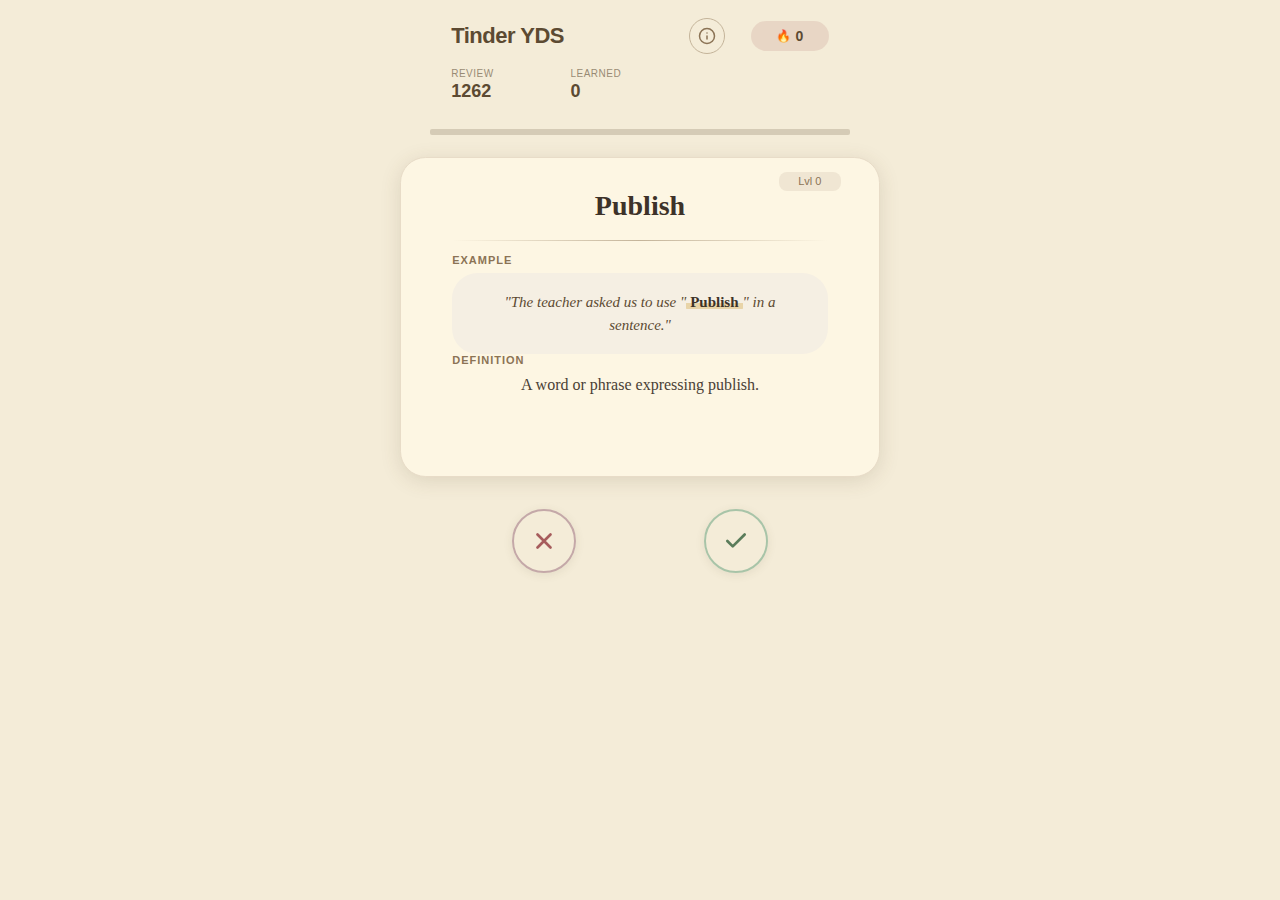
<file: index.html>
<!DOCTYPE html>
<html lang="en">
<head>
    <meta charset="UTF-8">
    <meta name="viewport" content="width=device-width, initial-scale=1.0, viewport-fit=cover, user-scalable=no, maximum-scale=1.0">
<meta name="apple-mobile-web-app-capable" content="yes">
<meta name="apple-mobile-web-app-status-bar-style" content="black-translucent">
<meta name="apple-mobile-web-app-title" content="Tinder YDS">
<meta name="theme-color" content="#f4ecd8">
<link rel="apple-touch-icon" href="data:image/svg+xml,<svg xmlns='http://www.w3.org/2000/svg' viewBox='0 0 100 100'><text y='.9em' font-size='90'>🔥</text></svg>">
    <title>Tinder YDS - Kelime Kartları</title>
    <style>
        * {
            margin: 0;
            padding: 0;
            box-sizing: border-box;
            -webkit-tap-highlight-color: transparent;
        }

        body {
            font-family: -apple-system, BlinkMacSystemFont, 'Segoe UI', Roboto, Oxygen, Ubuntu, sans-serif;
            background: #f4ecd8;
            min-height: 100vh;
            min-height: -webkit-fill-available;
            display: flex;
            flex-direction: column;
            align-items: center;
            overflow-x: hidden;
            padding-top: env(safe-area-inset-top);
            padding-bottom: env(safe-area-inset-bottom);
        }

        .header {
            color: #5c4a32;
            padding: 2vh 4vw;
            width: 92%;
            max-width: 420px;
        }

        .header-top {
            display: flex;
            justify-content: space-between;
            align-items: center;
            margin-bottom: 1.5vh;
        }

        .header h1 {
            font-size: clamp(16px, 5vw, 22px);
            font-weight: 700;
            letter-spacing: -0.5px;
            margin: 0;
        }

        .header-actions {
            display: flex;
            align-items: center;
            gap: 2vw;
        }

        .info-btn {
            background: transparent;
            border: 1.5px solid #c4b49a;
            color: #8b7355;
            width: clamp(28px, 8vw, 36px);
            height: clamp(28px, 8vw, 36px);
            border-radius: 50%;
            display: flex;
            align-items: center;
            justify-content: center;
            cursor: pointer;
            transition: all 0.2s;
            padding: 0;
        }

        .info-btn:active {
            background: #f0e6d3;
            border-color: #8b7355;
        }

        .info-btn svg {
            width: clamp(14px, 4vw, 18px);
            height: clamp(14px, 4vw, 18px);
        }

        .streak-badge {
            display: flex;
            align-items: center;
            gap: 4px;
            background: rgba(166, 92, 92, 0.15);
            padding: 0.8vh 2vw;
            border-radius: 20px;
            font-size: clamp(12px, 3.5vw, 14px);
        }

        .streak-badge span {
            font-size: clamp(10px, 3vw, 12px);
        }

        .stats {
            display: flex;
            justify-content: flex-start;
            gap: 6vw;
            font-size: clamp(11px, 3vw, 13px);
        }

        .stat-item {
            display: flex;
            flex-direction: column;
            align-items: flex-start;
            gap: 0.3vh;
        }

        .stat-label {
            font-size: clamp(8px, 2.5vw, 10px);
            text-transform: uppercase;
            letter-spacing: 0.5px;
            opacity: 0.6;
            font-weight: 500;
        }

        .stat-item strong {
            font-size: clamp(14px, 4vw, 18px);
            font-weight: 700;
        }

        .card-container {
            position: relative;
            width: 92%;
            max-width: 420px;
            height: calc(65vh - 100px);
            min-height: 320px;
            max-height: 480px;
            margin: 1.5vh auto;
            perspective: 1000px;
            flex: 1;
        }

        .card {
            position: absolute;
            width: 100%;
            height: 100%;
            background: #fdf6e3;
            border-radius: 2vw;
            max-radius: 16px;
            box-shadow: 0 4px 20px rgba(92, 74, 50, 0.15);
            display: flex;
            flex-direction: column;
            padding: 3vh 4vw;
            transition: transform 0.25s ease, opacity 0.25s ease;
            cursor: grab;
            user-select: none;
            touch-action: none;
            overflow: hidden;
            border: 1px solid #e8dcc8;
        }

        .card:active {
            cursor: grabbing;
        }

        .card.swiping-left {
            transform: translateX(-150%) rotate(-30deg);
            opacity: 0;
        }

        .card.swiping-right {
            transform: translateX(150%) rotate(30deg);
            opacity: 0;
        }

        .card-badge {
            position: absolute;
            top: 50%;
            left: 50%;
            transform: translate(-50%, -50%) scale(0.8);
            padding: 2vh 5vw;
            border: 3px solid;
            border-radius: 2vw;
            max-radius: 12px;
            font-size: clamp(20px, 6vw, 32px);
            font-weight: bold;
            text-transform: uppercase;
            opacity: 0;
            transition: opacity 0.15s, transform 0.15s;
            z-index: 10;
            background: rgba(253, 246, 227, 0.98);
            box-shadow: 0 4px 20px rgba(0,0,0,0.15);
        }

        .card-badge.know {
            color: #5a7c5a;
            border-color: #5a7c5a;
            --rotation: 8deg;
        }

        .card-badge.dont-know {
            color: #a65c5c;
            border-color: #a65c5c;
            --rotation: -8deg;
        }

        .card-badge.show {
            opacity: 1;
            transform: translate(-50%, -50%) scale(1) rotate(var(--rotation, 0deg));
        }

        .word {
            font-size: clamp(20px, 6vw, 28px);
            font-weight: bold;
            color: #3d3229;
            text-align: center;
            margin-bottom: 1vh;
            margin-top: 0.5vh;
            flex-shrink: 0;
            font-family: Georgia, 'Times New Roman', serif;
        }

        .divider {
            height: 1px;
            background: linear-gradient(90deg, transparent, #c4b49a, transparent);
            margin: 1vh 0 1.5vh 0;
            flex-shrink: 0;
        }

        .section-title {
            font-size: clamp(9px, 2.5vw, 11px);
            text-transform: uppercase;
            color: #8b7355;
            letter-spacing: 1px;
            margin-bottom: 0.8vh;
            flex-shrink: 0;
            font-weight: 600;
        }

        .definition {
            font-size: clamp(13px, 4vw, 16px);
            color: #4a3f35;
            line-height: 1.5;
            text-align: center;
            flex-shrink: 0;
            font-family: Georgia, 'Times New Roman', serif;
        }

        .example {
            font-size: clamp(13px, 4vw, 15px);
            color: #5c4a32;
            font-style: italic;
            line-height: 1.5;
            text-align: center;
            padding: 2vh 3vw;
            background: #f5efe3;
            border-radius: 2vw;
            max-radius: 12px;
            border: none;
            flex-shrink: 0;
            font-family: Georgia, 'Times New Roman', serif;
        }

        .example .highlight-word {
            font-weight: 700;
            color: #3d3229;
            font-style: normal;
            background: linear-gradient(120deg, #e8d4a8 0%, #e8d4a8 100%);
            background-repeat: no-repeat;
            background-size: 100% 40%;
            background-position: 0 88%;
            padding: 0 4px;
            border-radius: 2px;
        }

        .loading {
            display: flex;
            flex-direction: column;
            align-items: center;
            justify-content: center;
            flex: 1;
            color: #8b7355;
        }

        .spinner {
            width: clamp(28px, 8vw, 40px);
            height: clamp(28px, 8vw, 40px);
            border: 3px solid #e8dcc8;
            border-top: 3px solid #8b7355;
            border-radius: 50%;
            animation: spin 1s linear infinite;
            margin-bottom: 1vh;
        }

        @keyframes spin {
            0% { transform: rotate(0deg); }
            100% { transform: rotate(360deg); }
        }

        .controls {
            display: flex;
            gap: 10vw;
            margin-top: 2vh;
            margin-bottom: calc(2vh + env(safe-area-inset-bottom));
        }

        .btn {
            width: clamp(48px, 14vw, 64px);
            height: clamp(48px, 14vw, 64px);
            border-radius: 50%;
            border: 2px solid;
            cursor: pointer;
            display: flex;
            align-items: center;
            justify-content: center;
            transition: transform 0.15s, box-shadow 0.15s, background 0.15s;
            box-shadow: 0 2px 10px rgba(92, 74, 50, 0.1);
        }

        .btn svg {
            width: clamp(20px, 5vw, 26px);
            height: clamp(20px, 5vw, 26px);
            stroke-width: 2.5;
        }

        .btn:hover {
            transform: scale(1.1);
        }

        .btn:active {
            transform: scale(0.95);
        }

        .btn-dont-know {
            background: transparent;
            border-color: #c4a8a8;
            color: #a65c5c;
        }

        .btn-dont-know:active {
            background: #a65c5c;
            border-color: #a65c5c;
        }

        .btn-dont-know:active svg {
            stroke: #fdf6e3;
        }

        .btn-know {
            background: transparent;
            border-color: #a8c4a8;
            color: #5a7c5a;
        }

        .btn-know:active {
            background: #5a7c5a;
            border-color: #5a7c5a;
        }

        .btn-know:active svg {
            stroke: #fdf6e3;
        }

        .empty-state {
            text-align: center;
            color: #5c4a32;
            padding: 4vh 5vw;
        }

        .empty-state h2 {
            font-size: clamp(18px, 5vw, 24px);
            margin-bottom: 2vh;
        }

        .empty-state p {
            font-size: clamp(12px, 3.5vw, 14px);
            opacity: 0.8;
            margin-bottom: 3vh;
        }

        .btn-primary {
            background: #fdf6e3;
            color: #5c4a32;
            border: 1px solid #c4b49a;
            padding: 1.5vh 6vw;
            border-radius: 25px;
            font-size: clamp(13px, 3.5vw, 15px);
            font-weight: bold;
            cursor: pointer;
            transition: transform 0.2s;
        }

        .btn-primary:active {
            transform: scale(0.95);
        }

        .progress-bar {
            width: 92%;
            max-width: 420px;
            height: 0.6vh;
            min-height: 3px;
            max-height: 6px;
            background: rgba(92, 74, 50, 0.2);
            border-radius: 2px;
            margin: 1vh auto;
            overflow: hidden;
        }

        .progress-fill {
            height: 100%;
            background: #8b7355;
            border-radius: 2px;
            transition: width 0.3s ease;
        }

        .level-indicator {
            position: absolute;
            top: 1.5vh;
            right: 3vw;
            font-size: clamp(9px, 2.5vw, 11px);
            color: #8b7355;
            background: #f0e6d3;
            padding: 0.4vh 1.5vw;
            border-radius: 8px;
        }



        .swipe-hint span {
            display: flex;
            align-items: center;
            gap: 3px;
        }

        /* Modal Styles */
        .modal-overlay {
            position: fixed;
            top: 0;
            left: 0;
            right: 0;
            bottom: 0;
            background: rgba(92, 74, 50, 0.7);
            display: flex;
            align-items: center;
            justify-content: center;
            z-index: 1000;
            opacity: 0;
            visibility: hidden;
            transition: opacity 0.3s, visibility 0.3s;
            padding: 4vw;
        }

        .modal-overlay.show {
            opacity: 1;
            visibility: visible;
        }

        .modal-content {
            background: #fdf6e3;
            border-radius: 3vw;
            max-width: 420px;
            width: 100%;
            max-height: 85vh;
            display: flex;
            flex-direction: column;
            position: relative;
            box-shadow: 0 20px 60px rgba(0,0,0,0.3);
            transform: scale(0.9);
            transition: transform 0.3s;
        }

        .modal-overlay.show .modal-content {
            transform: scale(1);
        }

        .modal-close {
            position: absolute;
            top: 2vh;
            right: 3vw;
            background: transparent;
            border: none;
            color: #8b7355;
            cursor: pointer;
            padding: 1vh;
            z-index: 10;
        }

        .modal-close svg {
            width: 24px;
            height: 24px;
        }

        .modal-header {
            padding: 3vh 4vw 2vh;
            text-align: center;
            border-bottom: 1px solid #e8dcc8;
        }

        .modal-header h2 {
            color: #5c4a32;
            font-size: clamp(18px, 5vw, 22px);
            margin: 0;
        }

        .modal-body {
            flex: 1;
            overflow-y: auto;
            padding: 2vh 4vw;
        }

        .info-section {
            margin-bottom: 3vh;
        }

        .info-section h3 {
            color: #5c4a32;
            font-size: clamp(14px, 4vw, 16px);
            margin-bottom: 1.5vh;
            font-weight: 600;
        }

        .info-text {
            color: #6b5a48;
            font-size: clamp(12px, 3.5vw, 14px);
            line-height: 1.6;
            margin-bottom: 2vh;
        }

        .swipe-demo {
            display: flex;
            flex-direction: column;
            gap: 1.5vh;
        }

        .swipe-item {
            display: flex;
            align-items: center;
            gap: 3vw;
            background: #f5efe3;
            padding: 1.5vh 3vw;
            border-radius: 2vw;
        }

        .swipe-icon {
            font-size: 20px;
            font-weight: bold;
            color: #8b7355;
            width: 30px;
            text-align: center;
        }

        .swipe-item strong {
            color: #5c4a32;
            font-size: clamp(13px, 3.5vw, 14px);
            display: block;
            margin-bottom: 0.3vh;
        }

        .swipe-item p {
            color: #8b7355;
            font-size: clamp(11px, 3vw, 12px);
            margin: 0;
        }

        .levels-table {
            background: #f5efe3;
            border-radius: 2vw;
            overflow: hidden;
        }

        .level-row {
            display: grid;
            grid-template-columns: 1fr 1.5fr 1fr;
            padding: 1.2vh 3vw;
            font-size: clamp(11px, 3vw, 12px);
            color: #6b5a48;
            border-bottom: 1px solid #e8dcc8;
        }

        .level-row:last-child {
            border-bottom: none;
        }

        .level-header {
            background: #e8dcc8;
            font-weight: 600;
            color: #5c4a32;
        }

        .level-row.highlight {
            background: #e8f5e9;
            color: #2e7d32;
            font-weight: 600;
        }

        .tips-list {
            list-style: none;
            padding: 0;
            margin: 0;
        }

        .tips-list li {
            padding: 1vh 0 1vh 3vw;
            color: #6b5a48;
            font-size: clamp(12px, 3.5vw, 13px);
            line-height: 1.5;
            position: relative;
        }

        .tips-list li::before {
            content: "•";
            color: #8b7355;
            position: absolute;
            left: 0.5vw;
        }

        .stats-explained {
            display: flex;
            flex-direction: column;
            gap: 1.5vh;
        }

        .stat-explained {
            background: #f5efe3;
            padding: 1.5vh 3vw;
            border-radius: 2vw;
        }

        .stat-explained strong {
            color: #5c4a32;
            font-size: clamp(13px, 3.5vw, 14px);
            display: block;
            margin-bottom: 0.3vh;
        }

        .stat-explained p {
            color: #8b7355;
            font-size: clamp(11px, 3vw, 12px);
            margin: 0;
        }

        .modal-footer {
            padding: 2vh 4vw 3vh;
            text-align: center;
            border-top: 1px solid #e8dcc8;
        }

        /* Responsive for very small screens */
        @media (max-height: 700px) {
            .header {
                padding: 1.5vh 4vw;
            }

            .header-top {
                margin-bottom: 1vh;
            }

            .card-container {
                min-height: 280px;
            }

            .word {
                margin-bottom: 0.8vh;
            }

            .example {
                padding: 1.5vh 3vw;
            }

            .modal-content {
                max-height: 90vh;
            }
        }

        /* Large screens */
        @media (min-width: 768px) {
            .card-container {
                max-width: 480px;
                max-height: 600px;
            }

            .header {
                max-width: 480px;
            }

            .modal-content {
                border-radius: 16px;
            }

            .swipe-item, .level-row, .stat-explained, .levels-table {
                border-radius: 12px;
            }
        }

        /* iPhone 13 Mini Optimizations (375x812) */
        @media (max-width: 380px) and (max-height: 815px) {
            .header {
                padding: 10px 16px;
            }

            .header-top {
                margin-bottom: 10px;
            }
            
            .header h1 {
                font-size: 18px;
            }

            .streak-badge {
                padding: 3px 8px;
                font-size: 12px;
            }

            .streak-badge span {
                font-size: 10px;
            }
            
            .stats {
                gap: 20px;
                font-size: 12px;
            }

            .stat-label {
                font-size: 9px;
            }

            .stat-item strong {
                font-size: 16px;
            }
            
            .card-container {
                height: 360px;
                margin: 4px auto;
            }
            
            .card {
                padding: 14px;
                border-radius: 14px;
            }
            
            .word {
                font-size: 22px;
                margin-top: 0;
                margin-bottom: 4px;
            }
            
            .divider {
                margin: 3px 0 6px 0;
            }
            
            .section-title {
                font-size: 9px;
                margin-bottom: 2px;
            }
            
            .example {
                font-size: 14px;
                padding: 10px 12px;
                line-height: 1.55;
                text-align: center;
            }
            
            .definition {
                font-size: 14px;
                line-height: 1.55;
                text-align: center;
            }
            
            .content-scroll {
                gap: 8px;
            }
            
            .swipe-hint {
                font-size: 10px;
                padding-top: 6px;
            }
            
            .controls {
                gap: 40px;
                margin-top: 6px;
                margin-bottom: calc(8px + env(safe-area-inset-bottom));
            }
            
            .btn {
                width: 52px;
                height: 52px;
            }

            .btn svg {
                width: 22px;
                height: 22px;
            }
            
            .card-badge {
                font-size: 26px;
                padding: 10px 22px;
                border-width: 3px;
            }
        }
    </style>
</head>
<body>
    <div class="header">
        <div class="header-top">
            <h1>Tinder YDS</h1>
            <div class="header-actions">
                <button class="info-btn" onclick="showInfoModal()" title="How to use">
                    <svg viewBox="0 0 24 24" fill="none" stroke="currentColor" stroke-linecap="round" stroke-linejoin="round" stroke-width="2">
                        <circle cx="12" cy="12" r="10"/>
                        <path d="M12 16v-4M12 8h.01"/>
                    </svg>
                </button>
                <div class="streak-badge">
                    <span>🔥</span>
                    <strong id="streakCount">0</strong>
                </div>
            </div>
        </div>
        <div class="stats">
            <div class="stat-item">
                <span class="stat-label">Review</span>
                <strong id="toReviewCount">0</strong>
            </div>
            <div class="stat-item">
                <span class="stat-label">Learned</span>
                <strong id="learnedCount">0</strong>
            </div>
        </div>
    </div>

    <!-- Info Modal -->
    <div class="modal-overlay" id="infoModal" onclick="closeInfoModal(event)">
        <div class="modal-content" onclick="event.stopPropagation()">
            <button class="modal-close" onclick="closeInfoModal()">
                <svg viewBox="0 0 24 24" fill="none" stroke="currentColor" stroke-linecap="round" stroke-linejoin="round" stroke-width="2">
                    <path d="M18 6L6 18M6 6l12 12"/>
                </svg>
            </button>
            
            <div class="modal-header">
                <h2>📚 How to Use</h2>
            </div>
            
            <div class="modal-body">
                <section class="info-section">
                    <h3>🎯 Swipe to Review</h3>
                    <div class="swipe-demo">
                        <div class="swipe-item">
                            <span class="swipe-icon">←</span>
                            <div>
                                <strong>Don't Know</strong>
                                <p>Swipe left or tap X. Word will appear again soon.</p>
                            </div>
                        </div>
                        <div class="swipe-item">
                            <span class="swipe-icon">→</span>
                            <div>
                                <strong>Know It</strong>
                                <p>Swipe right or tap ✓. Word moves to next level.</p>
                            </div>
                        </div>
                    </div>
                </section>

                <section class="info-section">
                    <h3>🧠 Spaced Repetition</h3>
                    <p class="info-text">This app uses a scientifically proven method to maximize long-term memory retention. Words you know appear less frequently; words you struggle with appear more often.</p>
                    
                    <div class="levels-table">
                        <div class="level-row level-header">
                            <span>Level</span>
                            <span>Next Review</span>
                            <span>Status</span>
                        </div>
                        <div class="level-row"><span>0</span><span>Now</span><span>New</span></div>
                        <div class="level-row"><span>1</span><span>1 day</span><span>Learning</span></div>
                        <div class="level-row"><span>2</span><span>3 days</span><span>Learning</span></div>
                        <div class="level-row"><span>3</span><span>7 days</span><span>Learning</span></div>
                        <div class="level-row highlight"><span>4+</span><span>14+ days</span><span>✓ Learned</span></div>
                    </div>
                </section>

                <section class="info-section">
                    <h3>💡 Tips for Success</h3>
                    <ul class="tips-list">
                        <li>Review daily to maintain your streak 🔥</li>
                        <li>Be honest - mark "Don't Know" if you're unsure</li>
                        <li>Read the example sentence aloud</li>
                        <li>Try to use the word in your own sentence</li>
                        <li>Level 4+ words count as "Learned"</li>
                    </ul>
                </section>

                <section class="info-section">
                    <h3>📊 Stats Explained</h3>
                    <div class="stats-explained">
                        <div class="stat-explained">
                            <strong>Review</strong>
                            <p>Words due for review today</p>
                        </div>
                        <div class="stat-explained">
                            <strong>Learned</strong>
                            <p>Words at Level 4 or higher</p>
                        </div>
                        <div class="stat-explained">
                            <strong>🔥 Streak</strong>
                            <p>Consecutive days you've reviewed</p>
                        </div>
                    </div>
                </section>
            </div>
            
            <div class="modal-footer">
                <button class="btn-primary" onclick="closeInfoModal()">Got it!</button>
            </div>
        </div>
    </div>

    <div class="progress-bar">
        <div class="progress-fill" id="progressFill" style="width: 0%"></div>
    </div>

    <div class="card-container" id="cardContainer">
        <!-- Cards will be injected here -->
    </div>

    <div class="controls" id="controls">
        <button class="btn btn-dont-know" onclick="handleDontKnow()" title="Don't Know (Left Arrow)">
            <svg viewBox="0 0 24 24" fill="none" stroke="currentColor" stroke-linecap="round" stroke-linejoin="round">
                <path d="M18 6L6 18M6 6l12 12"/>
            </svg>
        </button>
        <button class="btn btn-know" onclick="handleKnow()" title="Know It (Right Arrow)">
            <svg viewBox="0 0 24 24" fill="none" stroke="currentColor" stroke-linecap="round" stroke-linejoin="round">
                <path d="M20 6L9 17l-5-5"/>
            </svg>
        </button>
    </div>

    <script>
        // Word list from mywords.js
        const MYWORDS = [
            "Abide by", "Abnormal", "Abolish", "Abort", "Abrupt", "Absurd", "Abundant", "Academic",
            "Accelerate", "Accessible", "Accidental", "Accommodate", "Accomplish", "Account for",
            "Accountable", "Accumulate", "Accurate", "Accurately", "Accusation", "Accuse of",
            "Accustomed", "Achieve", "Acknowledge", "Acquainted with", "Acquire", "Act out",
            "Activate", "Adapt", "Adapt to", "Addicted to", "Adequate", "Adjust", "Admire",
            "Adopt", "Advance", "Advocate", "Affect", "Afford", "Affordable", "Afterwards",
            "Agreeable", "Alarming", "Alert", "Along with", "Alter", "Ambitious", "Amusing",
            "Ancient", "Annoyed", "Anticipate", "Antique", "Anxious", "Apparent", "Apparently",
            "Appealing", "Applaud", "Appropriately", "Approve of", "Approximate", "Approximately",
            "Arise", "Artificial", "Ascending", "Aspect", "Assault", "Assemble", "Assess",
            "Assign", "Assist", "Associate", "Assorted", "Assume", "Assure", "Astonish",
            "Astonished", "Astonishing", "At all costs", "Attach importance to", "Attached",
            "Attain", "Attempt", "Attentive", "Attribute", "Authentic", "Authorize", "Available",
            "Awareness", "Bankrupt", "Barely", "Be characterized by", "Be composed of",
            "Be engaged in", "Be found in", "Be made up of", "Be marked by", "Be seen in",
            "Be traced back to", "Become extinct", "Beneficial", "Betray", "Biased", "Bitter",
            "Bizarre", "Blame for", "Blend", "Blooming", "Blossom", "Blow up", "Blurred",
            "Bold", "Boldly", "Bond", "Boost", "Bothered", "Bottomless", "Bravely",
            "Break away from", "Break off", "Break out", "Break out of", "Breath-taking",
            "Brilliant", "Bring down", "Bring forward", "Bring in", "Bring out", "Bring over",
            "Bring up", "Bring upon", "Broaden", "Brutal", "Build in", "Bump into",
            "By definition", "By means of", "By nature", "By no means", "Candid", "Capable",
            "Casually", "Catch on", "Catch up with", "Cautious", "Centrally", "Certainty",
            "Certify", "Challenging", "Characterize", "Charge with", "Charming", "Cite",
            "Civilized", "Clashing", "Clarify", "Classify", "Collective", "Colonize",
            "Combine", "Come into being", "Come up with", "Command", "Commercial", "Commit",
            "Commonplace", "Comparable", "Compared with", "Compatible", "Competent", "Complex",
            "Complicated", "Composed of", "Concentrate", "Concerned", "Conclude", "Conclusive",
            "Conclusively", "Concrete", "Conduct", "Confident", "Confidently", "Confirm",
            "Conflict", "Confront", "Confronting", "Confuse", "Confusing", "Conscious",
            "Consciously", "Conserve", "Consider", "Considerably", "Considerate", "Considerately",
            "Consistent", "Consist of", "Construct", "Consume", "Contain", "Contemporary",
            "Continuous", "Continuously", "Contradicting", "Contradictory", "Contrary to",
            "Contribute", "Controversial", "Conventional", "Convert into", "Convey",
            "Convincing", "Convincingly", "Cooperate", "Cooperative", "Cope with", "Corrupt",
            "Countless", "Courageously", "Cowardly", "Cozy", "Creative", "Credible", "Credit",
            "Deceitful", "Deceitfully", "Deceive", "Decent", "Decently", "Deceptive",
            "Deceptively", "Decisive", "Decisively", "Decline", "Defeat", "Defectively",
            "Defence", "Defenceless", "Defiant", "Defiantly", "Deficient", "Deficiently",
            "Define", "Definite", "Degenerate", "Delude", "Delusively", "Demanding",
            "Demolish", "Demonstrate", "Densely", "Deny", "Depart", "Depend on", "Dependable",
            "Dependent on", "Depict", "Deprived of", "Derive", "Descend", "Desert", "Deserve",
            "Design", "Desire", "Desperately", "Destructive", "Detach", "Detect", "Determined",
            "Determine", "Devastate", "Devastating", "Devote", "Devoted", "Diagnose", "Dictate",
            "Differ", "Diminish", "Dire", "Discard", "Discontinued", "Discontinue", "Discover",
            "Disguise", "Dishonest", "Disintegrate", "Dismiss", "Dismantle", "Disobedient",
            "Disobediently", "Disorder", "Disparate", "Dispel", "Displace", "Display",
            "Displeased", "Disposable", "Dispose of", "Disputably", "Dispute", "Disputed",
            "Disregard", "Disrupt", "Disseminate", "Distant", "Distinct", "Distinctive",
            "Distinguish", "Distinguished", "Distorted", "Distract", "Distressed", "Distribute",
            "Distrustfully", "Diverge", "Divergent", "Diverse", "Divine", "Divorce", "Domestic",
            "Dominate", "Dominant", "Doubtful", "Doubtfully", "Drain", "Dramatic", "Dramatically",
            "Drastic", "Drastically", "Draw out", "Draw up", "Dreadful", "Dubious", "Dubiously",
            "Duplicate", "Durable", "Eager", "Economical", "Efficient", "Elaborate",
            "Elaborately", "Elastic", "Elegant", "Eligible", "Eliminate", "Embarrassing",
            "Embrace", "Emerge", "Emphasize", "Employ", "Empower", "Enable", "Encounter",
            "Encourage", "Endanger", "Enforce", "Enforced", "Engulf", "Enhance", "Enlarge",
            "Enlighten", "Enlist", "Enormous", "Enormously", "Enraged", "Ensuing", "Ensure",
            "Enthusiastic", "Entitled", "Equally", "Equipped", "Equivalent", "Equivalently",
            "Escalate", "Essential", "Essentially", "Establish", "Established", "Estimate",
            "Estrange", "Evacuate", "Evaluate", "Evenly", "Eventually", "Evident", "Evidently",
            "Evolve", "Evolve into", "Exceed", "Exceeding", "Exceedingly", "Excel",
            "Exceptional", "Exceptionally", "Exchange ideas", "Exclude", "Execute", "Exhaust",
            "Exhibit", "Existent", "Exotic", "Expand", "Expanding", "Expel", "Explicit",
            "Explore", "Expose", "Extended", "Extensive", "Extensively", "Extinguisher",
            "Extraordinary", "Extravagant", "Extreme", "Extremely", "Fabricated", "Fabulous",
            "Facilitate", "Factual", "Fade away", "Falsify", "Fanatical", "Far-reaching",
            "Fascinate", "Fascinating", "Faulty", "Favouring", "Fearsome", "Feature", "Fertile",
            "Feverish", "Firmly", "Flexible", "Flee", "Flourish", "Flourishing", "Follow up",
            "For a fraction of", "For the sake of", "Forecast", "Foresight", "Former",
            "Formerly", "Fortify", "Foster", "Found", "Fragile", "Fragment", "Frank",
            "Frustrated", "Fruitful", "Fulfill", "Fulfil", "Function", "Fundamental",
            "Fundamentally", "Gainful", "Gaze at", "Generate", "Genuine", "Gigantic",
            "Glance at", "Gleaming", "Glimpse", "Glimpse at", "Globally", "Gloomy", "Govern",
            "Gradual", "Grant", "Grasp", "Grave", "Guarantee", "Guiltless", "Habitual",
            "Hail", "Harmful", "Harsh", "Harshly", "Hastily", "Hazardous", "Heavenly",
            "Hesitantly", "Highborn", "Highlight", "Hindering", "Hint", "Horrifying",
            "Hostile", "Humble", "Humiliating", "Humorous", "Hurriedly", "Identical", "Idle",
            "Illuminate", "Illustrate", "Imaginative", "Imitation", "Immense", "Immortal",
            "Impaired", "Imperial", "Imperfectly", "Impressive", "Imprisoned", "In a nutshell",
            "In abundance", "In accord with", "In accordance with", "In advance",
            "In alignment with", "In an attempt to", "In an effort to", "In anticipation of",
            "In charge of", "In collaboration with", "In combination with", "In compliance with",
            "In conjunction with", "In contact with", "In detail", "In excess of", "In favor of",
            "In good order", "In isolation", "In line with", "In many respects", "In moderation",
            "In place of", "In possession of", "In preparation for", "In pursuit of",
            "In reality", "In recognition of", "In relation to", "In response to", "In search of",
            "In terms of", "In the context of", "In the course of", "In the face of",
            "In the name of", "In the wake of", "In touch with", "Inaccessible", "Inadequately",
            "Inadequate", "Incidental", "Incidentally", "Inclusive", "Inclusively",
            "Inconsiderate", "Inconsistently", "Incredible", "Incredibly", "Indecisive",
            "Indecisively", "Independently", "Indicate", "Indifferent", "Indifferently",
            "Individual", "Inexpensive", "Infinite", "Influential", "Informally", "Inhuman",
            "Initially", "Inject", "Innocent", "Innovative", "Insane", "Insignificant",
            "Insincere", "Insistent", "Instantly", "Institute", "Instruct", "Insufficiently",
            "Insult", "Intended", "Intensely", "Intentional", "Intentionally", "Interfere",
            "Interpret", "Invaluable", "Invade", "Inventive", "Investigate", "Involve",
            "Irrelevant", "Irreplaceable", "Irritated", "Isolate", "Isolated", "Joint",
            "Joyous", "Justifiable", "Justify", "Keen", "Label", "Largely", "Lasting",
            "Launch", "Leisurely", "Lengthy", "Liable", "Limited", "Locate", "Logical",
            "Logically", "Long for", "Long-term", "Lucid", "Magnificent", "Magnify",
            "Maintain", "Malevolent", "Manipulate", "Manufacture", "Marketable", "Mask",
            "Massive", "Matchless", "Mature", "Mental", "Merciless", "Merge", "Mighty",
            "Minor", "Mischievous", "Misleading", "Mismatched", "Moderate", "Modest",
            "Modify", "Monetary", "Mortal", "Motivate", "Mount", "Mounting", "Mutual",
            "Naive", "Needy", "Neglect", "Neglectfully", "Negligently", "Negotiate",
            "Neutral", "Noble", "Non-stop", "Notable", "Noteworthy", "Notify", "Null",
            "Object to", "Objective", "Objectively", "Obscurely", "Observe", "Obtain",
            "Occupy", "Occur", "Omit", "On behalf of", "On the basis of", "On the grounds of",
            "Oppressively", "Optimistic", "Originate", "Outline", "Outstanding", "Overcome",
            "Overlap", "Overlook", "Overpower", "Overrun", "Particularly", "Participate in",
            "Pave the way for", "Peculiarly", "Perceive", "Perplexed", "Perplexing", "Persist",
            "Persistent", "Persuade", "Persuasively", "Pessimistic", "Phase out", "Picturesque",
            "Pin down", "Plausible", "Plentiful", "Plot", "Plunge", "Ponder", "Portable",
            "Portray", "Pose", "Postpone", "Precise", "Precisely", "Predict", "Preserve",
            "Pretend", "Prevailing", "Primary", "Prior to", "Proficient", "Profitable",
            "Progress", "Prohibit", "Project", "Prolonged", "Promote", "Prompt", "Promptly",
            "Prone", "Proper", "Properly", "Propose", "Prosperous", "Provisionally",
            "Proximate", "Psychological", "Publish", "Punctual", "Purely", "Pursue", "Puzzled",
            "Questionable", "Questionably", "Quote", "Raid", "Rational", "Rationalize",
            "Rebellious", "Recollect", "Recruit", "Redundant", "Refer to", "Refine",
            "Reflect", "Reform", "Regard", "Regardless of", "Regulate", "Rehearse",
            "Reinforce", "Reject", "Relate", "Related", "Release", "Relevant", "Reliable",
            "Reluctantly", "Rely on", "Remark", "Remarkable", "Remote", "Renew", "Renovate",
            "Renowned", "Repel", "Resemble", "Reside", "Resist", "Resolve", "Respectively",
            "Rest on", "Restrain", "Restlessly", "Retain", "Retire", "Retreat", "Reverse",
            "Revise", "Revolutionize", "Rigid", "Roam", "Robust", "Root out", "Ruin",
            "Ruined", "Rule out", "Rural", "Sack", "Satirical", "Scan", "Scarcely",
            "Scatter", "Securely", "Seductive", "Seek", "Seemingly", "Seize", "Sensibly",
            "Sensitive", "Sentenced", "Sequential", "Sequentially", "Severe", "Severely",
            "Shallow", "Shameful", "Shatter", "Shed light on", "Shield", "Shift", "Shoulder",
            "Showy", "Shrinking", "Significant", "Significantly", "Signify", "Simulate",
            "Sincerely", "Single-mindedly", "Skilled", "Slight", "Slightly", "Sluggish",
            "Sluggishly", "Soaring", "Solely", "Sophisticated", "Spark", "Specifically",
            "Specify", "Spectacular", "Speculate", "Stable", "Standardize", "Stark",
            "Startled", "Steep", "Stem from", "Stern", "Stimulate", "Strenuous", "Strengthen",
            "Stress", "Striking", "Struggle", "Stubbornly", "Stunning", "Subject to",
            "Submerge", "Submit", "Subsequent", "Subsequently", "Substantial", "Substantially",
            "Substitute", "Successive", "Successively", "Sufficient", "Suitably", "Summarize",
            "Superior", "Supervise", "Supplement", "Susceptible", "Suspend", "Sustainable",
            "Sustain", "Swift", "Symbolic", "Symbolize", "Sympathetic", "Synonymous",
            "Tackle", "Tactfully", "Tangible", "Tear apart", "Tentative", "Tentatively",
            "Terminate", "Terrifying", "Thorough", "Thoroughly", "Thoughtful", "Thoughtfully",
            "Thoughtless", "Thrive", "Thriving", "To a certain degree", "To a large extent",
            "To this end", "Tolerate", "Torture", "Toughen", "Trace", "Traditional",
            "Transform", "Transmit", "Tremendous", "Trigger", "Typical", "Typically",
            "Ultimate", "Ultimately", "Unanimous", "Unanimously", "Unavoidably", "Unclearly",
            "Unconcernedly", "Under no circumstances", "Under pressure", "Undergo", "Underline",
            "Undermine", "Undertake", "Unequally", "Unevenly", "Unfavourably", "Unify",
            "Unintentionally", "Uninterestedly", "Unite", "Universal", "Universally",
            "Unmask", "Unresponsive", "Unusually", "Unwillingly", "Uphold", "Urge", "Urgent",
            "Urgently", "Utilize", "Vacant", "Vague", "Valid", "Validate", "Valuable",
            "Vanish", "Varied", "Various", "Vary", "Vast", "Verify", "Versatile", "Vibrant",
            "Vigorous", "Vigorously", "Violently", "Visible", "Visualize", "Void",
            "Voluntary", "Voluntarily", "Vulnerable", "Wander", "Warrant", "Weighty", "Wicked",
            "Widespread", "Widely", "Willingly", "With reference to", "With regard to",
            "With the exception of", "With the help of", "With the intention of", "Worldly",
            "Worsen", "Worrisome", "Yearn for", "Yield", "Abbreviate", "Abound", "Acclaimed",
            "Acute", "Adamantly", "Adhere to", "Adherent", "Administer", "Adverse",
            "Adversely", "Affluent", "Affluently", "Aggravate", "Agitated", "Akin to",
            "Allege", "Alleviate", "Allocate", "Alluring", "Ambiguous", "Amplify", "Ample",
            "Annex", "Annihilate", "Antagonistic", "Antecedent", "Apprehensive", "Apt to",
            "Arable", "Arbitrary", "Arbitrarily", "Archaic", "Arduous", "Arid", "Ascertain",
            "Aspire", "Assert", "Assertive", "Assuredly", "At odds with", "At the expense of",
            "Augment", "Austere", "Autonomous", "Autonomously", "Avert", "Avid", "Barren",
            "Belligerent", "Benign", "Bewildering", "Boundless", "Boundlessly", "By and large",
            "Cast light on", "Catastrophic", "Cease", "Celestial", "Chiefly", "Cognitive",
            "Coincide", "Come to terms with", "Commence", "Communal", "Compactly",
            "Compassionate", "Compel", "Compelling", "Complement", "Comply with", "Comprehend",
            "Comprehensive", "Comprehensively", "Comprise", "Conceal", "Concede", "Conceive",
            "Concise", "Concisely", "Concur", "Confer", "Conjunction", "Conscience",
            "Conscientiously", "Consecutive", "Consecutively", "Consent", "Constitute",
            "Convict of", "Convicted", "Copious", "Correspondingly", "Counterfeit",
            "Courteous", "Courteously", "Crave", "Culprit", "Curb", "Curtail", "Customary",
            "Cynical", "Deduce", "Deduce from", "Deem", "Deter", "Deteriorate", "Detrimental",
            "Deviate", "Devise", "Disclose", "Discriminate", "Dwell", "Embark on", "Emit",
            "Empirical", "Enact", "Encompass", "Endemic", "Endorse", "Endure", "Engender",
            "Entail", "Envisage", "Equivocal", "Erect", "Evoke", "Exemplify", "Expend",
            "Exploit", "Extraterrestrial", "Fabricate", "Halt", "Hampering", "Haphazard",
            "Hard-headed", "Harmonious", "Harmoniously", "Harness", "Hasten", "Heartening",
            "Hereditary", "Hinder", "Hypothesize", "Ignite", "Illegitimate", "Illicit",
            "Illustrious", "Imminent", "Impartial", "Impartially", "Imperative",
            "Imperatively", "Implicit", "Imply", "Impose", "Impoverished", "Improbable",
            "Inborn", "Incalculable", "Incessantly", "Incoherent", "Incompatible",
            "Indefinitely", "Indigenous", "Indignant", "Indisputable", "Indispensable",
            "Inevitable", "Inevitably", "Infeasible", "Infamous", "Infer", "Ingenious",
            "Inherent", "Inhibit", "Inhospitable", "Initiate", "Innate", "Inquire",
            "Instigate", "Instinctive", "Insubordinately", "Intact", "Intangible",
            "Intensional", "Interim", "Intervene", "Intricate", "Intrinsic", "Intuitive",
            "Invalidate", "Jubilant", "Laborious", "Lavish", "Legitimate", "Lucrative",
            "Luminous", "Lush", "Malignant", "Malleable", "Maltreat", "Mandate", "Mandatory",
            "Manifest", "Meagre", "Meagrely", "Meditative", "Meticulous", "Miscellaneous",
            "Mitigate", "Monumental", "Monumentally", "Negligible", "Notional", "Notorious",
            "Nullify", "Oblique", "Oblige", "Obligatory", "Obscure", "Obsolete", "Obstinate",
            "Obstinately", "Obstruct", "Obstructive", "Opaque", "Oppress", "Ostentatious",
            "Outmoded", "Overwhelming", "Overwhelmingly", "Paramount", "Pensively",
            "Perilous", "Perplex", "Perpetual", "Perpetually", "Phenomenally", "Plummet",
            "Precede", "Preceding", "Predate", "Predominantly", "Premeditated", "Prerequisite",
            "Presume", "Pretentious", "Prevalent", "Primal", "Primarily", "Primeval",
            "Primitive", "Principal", "Principally", "Proclaim", "Procrastinate", "Profound",
            "Profoundly", "Prolific", "Prominent", "Prosecute", "Provoke", "Radically",
            "Ratify", "Recede", "Recurrent", "Regal", "Render", "Renounce", "Repeal",
            "Resent", "Resilient", "Resolute", "Resolutely", "Retard", "Ruthless", "Scanty",
            "Sceptically", "Scornful", "Scrupulous", "Scrutinize", "Subjective", "Subtle",
            "Supplant", "Suppress", "Surpass", "Unearth", "Unparalleled", "Unravel",
            "Unrivalled", "Utterly"
        ];

        // Mistral AI API Configuration
        const MISTRAL_API_KEY = 'UyFZtjZY3r5aNe1th2qtx6IBLynCc0ai';
        const MISTRAL_API_URL = 'https://api.mistral.ai/v1/chat/completions';

        // Spaced Repetition Algorithm
        class SpacedRepetition {
            constructor() {
                this.intervals = [1, 3, 7, 14, 30, 60, 120]; // Days between reviews
                this.loadData();
            }

            loadData() {
                const saved = localStorage.getItem('wordProgress');
                this.progress = saved ? JSON.parse(saved) : {};
            }

            saveData() {
                localStorage.setItem('wordProgress', JSON.stringify(this.progress));
            }

            getWordData(word) {
                if (!this.progress[word]) {
                    this.progress[word] = {
                        level: 0, // 0 = new, 1-7 = learning levels
                        nextReview: Date.now(),
                        correctCount: 0,
                        incorrectCount: 0,
                        lastReviewed: null
                    };
                }
                return this.progress[word];
            }

            processResult(word, known) {
                const data = this.getWordData(word);
                data.lastReviewed = Date.now();

                if (known) {
                    data.correctCount++;
                    if (data.level < this.intervals.length) {
                        data.level++;
                    }
                    // Calculate next review date
                    const daysToAdd = this.intervals[Math.min(data.level - 1, this.intervals.length - 1)];
                    data.nextReview = Date.now() + (daysToAdd * 24 * 60 * 60 * 1000);
                } else {
                    data.incorrectCount++;
                    // Reset to earlier level but not completely
                    data.level = Math.max(0, data.level - 1);
                    // Review again soon (in 10 minutes)
                    data.nextReview = Date.now() + (10 * 60 * 1000);
                }

                this.saveData();
                return data;
            }

            getDueWords() {
                const now = Date.now();
                return MYWORDS.filter(word => {
                    const data = this.getWordData(word);
                    return data.nextReview <= now;
                });
            }

            getStats() {
                let learned = 0;
                let toReview = 0;
                const now = Date.now();

                MYWORDS.forEach(word => {
                    const data = this.getWordData(word);
                    if (data.level >= 4) {
                        learned++;
                    }
                    if (data.nextReview <= now) {
                        toReview++;
                    }
                });

                return { learned, toReview };
            }
        }

        // Cache for word definitions
        const wordCache = {};
        const prefetchQueue = new Set();

        // Fetch word data from Mistral AI
        async function fetchWordData(word) {
            if (wordCache[word]) {
                return wordCache[word];
            }

            // Mark as being fetched to prevent duplicate requests
            if (prefetchQueue.has(word)) {
                // Wait for the existing request to complete
                while (!wordCache[word]) {
                    await new Promise(r => setTimeout(r, 50));
                }
                return wordCache[word];
            }

            prefetchQueue.add(word);

            try {
                const response = await fetch(MISTRAL_API_URL, {
                    method: 'POST',
                    headers: {
                        'Content-Type': 'application/json',
                        'Authorization': `Bearer ${MISTRAL_API_KEY}`
                    },
                    body: JSON.stringify({
                        model: 'mistral-large-latest',
                        messages: [
                            {
                                role: 'system',
                                content: 'You are a helpful English vocabulary tutor. Provide clear, concise definitions and natural example sentences. Respond ONLY in JSON format.'
                            },
                            {
                                role: 'user',
                                content: `Provide a BRIEF academic definition (1 concise sentence, max 20 words) and a short academic example sentence (max 25 words) that USES "${word}". Be concise. Format as JSON: {"definition": "...", "example": "..."}`
                            }
                        ],
                        temperature: 0.3,
                        max_tokens: 200
                    })
                });

                if (!response.ok) {
                    throw new Error('API request failed');
                }

                const data = await response.json();
                const content = data.choices[0].message.content;
                
                // Extract JSON from response
                let jsonMatch = content.match(/\{[^}]+\}/);
                if (jsonMatch) {
                    const result = JSON.parse(jsonMatch[0]);
                    wordCache[word] = result;
                    return result;
                }
            } catch (error) {
                console.error('Error fetching word data:', error);
            } finally {
                prefetchQueue.delete(word);
            }

            // Fallback data
            const fallback = {
                definition: `A word or phrase expressing ${word.toLowerCase()}.`,
                example: `The teacher asked us to use "${word}" in a sentence.`
            };
            wordCache[word] = fallback;
            return fallback;
        }

        // Prefetch next N cards in the background
        function prefetchUpcomingCards() {
            const prefetchCount = 3; // Prefetch next 3 cards
            for (let i = 1; i <= prefetchCount; i++) {
                const nextIndex = currentIndex + i;
                if (nextIndex < currentCards.length) {
                    const nextWord = currentCards[nextIndex];
                    if (!wordCache[nextWord] && !prefetchQueue.has(nextWord)) {
                        // Fetch in background without awaiting
                        fetchWordData(nextWord).catch(() => {});
                    }
                }
            }
        }

        // App State
        const sr = new SpacedRepetition();
        let currentCards = [];
        let currentIndex = 0;
        let streak = 0;
        let isProcessing = false;

        // Initialize
        async function init() {
            updateStats();
            await loadCards();
        }

        function updateStats() {
            const stats = sr.getStats();
            document.getElementById('toReviewCount').textContent = stats.toReview;
            document.getElementById('learnedCount').textContent = stats.learned;
            document.getElementById('streakCount').textContent = streak;
            
            const progress = ((MYWORDS.length - stats.toReview) / MYWORDS.length) * 100;
            document.getElementById('progressFill').style.width = `${progress}%`;
        }

        async function loadCards() {
            const dueWords = sr.getDueWords();
            
            if (dueWords.length === 0) {
                showEmptyState();
                return;
            }

            // Shuffle and take up to 20 cards per session
            const sessionWords = dueWords
                .sort(() => Math.random() - 0.5)
                .slice(0, 20);

            currentCards = sessionWords;
            currentIndex = 0;

            // Pre-fetch first few cards
            for (let i = 0; i < Math.min(3, sessionWords.length); i++) {
                fetchWordData(sessionWords[i]);
            }

            await renderCard();
            
            // Start prefetching upcoming cards immediately
            prefetchUpcomingCards();
        }

        async function renderCard() {
            const container = document.getElementById('cardContainer');
            
            if (currentIndex >= currentCards.length) {
                showSessionComplete();
                return;
            }

            const word = currentCards[currentIndex];
            const wordData = sr.getWordData(word);
            
            container.innerHTML = `
                <div class="card" id="currentCard">
                    <div class="level-indicator">Lvl ${wordData.level}</div>
                    <div class="card-badge dont-know" id="badgeDontKnow">NO</div>
                    <div class="card-badge know" id="badgeKnow">YES</div>
                    <div class="word">${word}</div>
                    <div class="divider"></div>
                    <div class="loading">
                        <div class="spinner"></div>
                        <p>Loading...</p>
                    </div>
                </div>
            `;

            // Enable swipe on the card
            enableSwipe();

            // Fetch and display word data
            const data = await fetchWordData(word);
            
            // Highlight the word in the example
            const highlightedExample = highlightWordInExample(data.example, word);
            
            const card = document.getElementById('currentCard');
            if (card) {
                card.innerHTML = `
                    <div class="level-indicator">Lvl ${wordData.level}</div>
                    <div class="card-badge dont-know" id="badgeDontKnow">NO</div>
                    <div class="card-badge know" id="badgeKnow">YES</div>
                    <div class="word">${word}</div>
                    <div class="divider"></div>
                    <div class="content-scroll">
                        <div>
                            <div class="section-title">Example</div>
                            <div class="example">"${highlightedExample}"</div>
                        </div>
                        <div>
                            <div class="section-title">Definition</div>
                            <div class="definition">${data.definition}</div>
                        </div>
                    </div>

                `;
            }

            // Pre-fetch upcoming cards
            prefetchUpcomingCards();
        }

        function enableSwipe() {
            const card = document.getElementById('currentCard');
            if (!card) return;

            let startX = 0;
            let currentX = 0;
            let isDragging = false;

            const startDrag = (e) => {
                if (isProcessing) return;
                isDragging = true;
                startX = e.type.includes('mouse') ? e.clientX : e.touches[0].clientX;
                card.style.transition = 'none';
            };

            const drag = (e) => {
                if (!isDragging || isProcessing) return;
                
                const touch = e.type.includes('mouse') ? e : e.touches[0];
                currentX = touch.clientX;
                const deltaX = currentX - startX;
                const rotation = deltaX * 0.05;
                
                card.style.transform = `translateX(${deltaX}px) rotate(${rotation}deg)`;

                // Show badge in center based on swipe direction with opacity based on distance
                const badgeKnow = document.getElementById('badgeKnow');
                const badgeDontKnow = document.getElementById('badgeDontKnow');
                
                if (deltaX > 30) {
                    const intensity = Math.min((deltaX - 30) / 70, 1);
                    badgeKnow.style.opacity = intensity;
                    badgeKnow.style.transform = `translate(-50%, -50%) scale(${0.8 + intensity * 0.2}) rotate(${8 * intensity}deg)`;
                    badgeDontKnow.style.opacity = 0;
                } else if (deltaX < -30) {
                    const intensity = Math.min((Math.abs(deltaX) - 30) / 70, 1);
                    badgeDontKnow.style.opacity = intensity;
                    badgeDontKnow.style.transform = `translate(-50%, -50%) scale(${0.8 + intensity * 0.2}) rotate(${-8 * intensity}deg)`;
                    badgeKnow.style.opacity = 0;
                } else {
                    badgeKnow.style.opacity = 0;
                    badgeDontKnow.style.opacity = 0;
                }
            };

            const endDrag = () => {
                if (!isDragging || isProcessing) return;
                isDragging = false;
                
                const deltaX = currentX - startX;
                card.style.transition = 'transform 0.25s ease';

                if (deltaX > 80) {
                    card.classList.add('swiping-right');
                    setTimeout(() => handleKnow(), 250);
                } else if (deltaX < -80) {
                    card.classList.add('swiping-left');
                    setTimeout(() => handleDontKnow(), 250);
                } else {
                    card.style.transform = '';
                    const badgeKnow = document.getElementById('badgeKnow');
                    const badgeDontKnow = document.getElementById('badgeDontKnow');
                    if (badgeKnow) {
                        badgeKnow.classList.remove('show');
                        badgeKnow.style.opacity = '';
                        badgeKnow.style.transform = '';
                    }
                    if (badgeDontKnow) {
                        badgeDontKnow.classList.remove('show');
                        badgeDontKnow.style.opacity = '';
                        badgeDontKnow.style.transform = '';
                    }
                }
            };

            // Touch events - optimized for iPhone
            card.addEventListener('touchstart', startDrag, { passive: true });
            card.addEventListener('touchmove', drag, { passive: true });
            card.addEventListener('touchend', endDrag);
            card.addEventListener('touchcancel', endDrag);

            // Mouse events
            card.addEventListener('mousedown', startDrag);
            card.addEventListener('mousemove', drag);
            card.addEventListener('mouseup', endDrag);
            card.addEventListener('mouseleave', () => {
                if (isDragging) endDrag();
            });
        }

        function handleKnow() {
            if (isProcessing) return;
            isProcessing = true;

            const word = currentCards[currentIndex];
            sr.processResult(word, true);
            streak++;
            
            const card = document.getElementById('currentCard');
            if (card) {
                card.classList.add('swiping-right');
            }

            setTimeout(() => {
                currentIndex++;
                updateStats();
                renderCard();
                isProcessing = false;
            }, 300);
        }

        function handleDontKnow() {
            if (isProcessing) return;
            isProcessing = true;

            const word = currentCards[currentIndex];
            sr.processResult(word, false);
            streak = 0;
            
            const card = document.getElementById('currentCard');
            if (card) {
                card.classList.add('swiping-left');
            }

            setTimeout(() => {
                currentIndex++;
                updateStats();
                renderCard();
                isProcessing = false;
            }, 300);
        }

        function showEmptyState() {
            const container = document.getElementById('cardContainer');
            container.innerHTML = `
                <div class="empty-state">
                    <h2>🎉 All Caught Up!</h2>
                    <p>You have no words due for review right now.</p>
                    <p>Come back later for more practice!</p>
                    <button class="btn-primary" onclick="resetProgress()">Start Fresh</button>
                </div>
            `;
            document.getElementById('controls').style.display = 'none';
        }

        function showSessionComplete() {
            const container = document.getElementById('cardContainer');
            const stats = sr.getStats();
            container.innerHTML = `
                <div class="empty-state">
                    <h2>🎯 Session Complete!</h2>
                    <p>You reviewed ${currentCards.length} words.</p>
                    <p>Words learned: ${stats.learned} / ${MYWORDS.length}</p>
                    <button class="btn-primary" onclick="loadCards()">Continue Learning</button>
                </div>
            `;
            document.getElementById('controls').style.display = 'none';
        }

        function resetProgress() {
            if (confirm('Reset all progress? This cannot be undone.')) {
                localStorage.removeItem('wordProgress');
                location.reload();
            }
        }

        // Keyboard shortcuts
        document.addEventListener('keydown', (e) => {
            if (e.key === 'ArrowRight') {
                handleKnow();
            } else if (e.key === 'ArrowLeft') {
                handleDontKnow();
            }
        });

        // Highlight word in example sentence (case-insensitive, preserves original casing)
        function highlightWordInExample(example, word) {
            if (!example || !word) return example;
            
            // Escape special regex characters in the word
            const escapedWord = word.replace(/[.*+?^${}()|[\]\\]/g, '\\$&');
            
            // Create regex that matches the word with word boundaries, case-insensitive
            const regex = new RegExp(`\\b(${escapedWord})\\b`, 'gi');
            
            // Replace with highlighted version (preserving original case)
            return example.replace(regex, '<span class="highlight-word">$1</span>');
        }

        // iOS-specific optimizations
        document.addEventListener('gesturestart', (e) => e.preventDefault());
        document.addEventListener('gesturechange', (e) => e.preventDefault());
        document.addEventListener('gestureend', (e) => e.preventDefault());
        
        // Prevent double-tap zoom
        let lastTouchEnd = 0;
        document.addEventListener('touchend', (e) => {
            const now = Date.now();
            if (now - lastTouchEnd <= 300) {
                e.preventDefault();
            }
            lastTouchEnd = now;
        }, { passive: false });

        // Modal functions
        function showInfoModal() {
            const modal = document.getElementById('infoModal');
            modal.classList.add('show');
            document.body.style.overflow = 'hidden';
        }

        function closeInfoModal(event) {
            if (event && event.target !== event.currentTarget && event.type !== 'click') {
                return;
            }
            const modal = document.getElementById('infoModal');
            modal.classList.remove('show');
            document.body.style.overflow = '';
        }

        // Close modal on Escape key
        document.addEventListener('keydown', (e) => {
            if (e.key === 'Escape') {
                closeInfoModal();
            }
        });

        // Start the app
        init();
    </script>
</body>
</html>
</file>
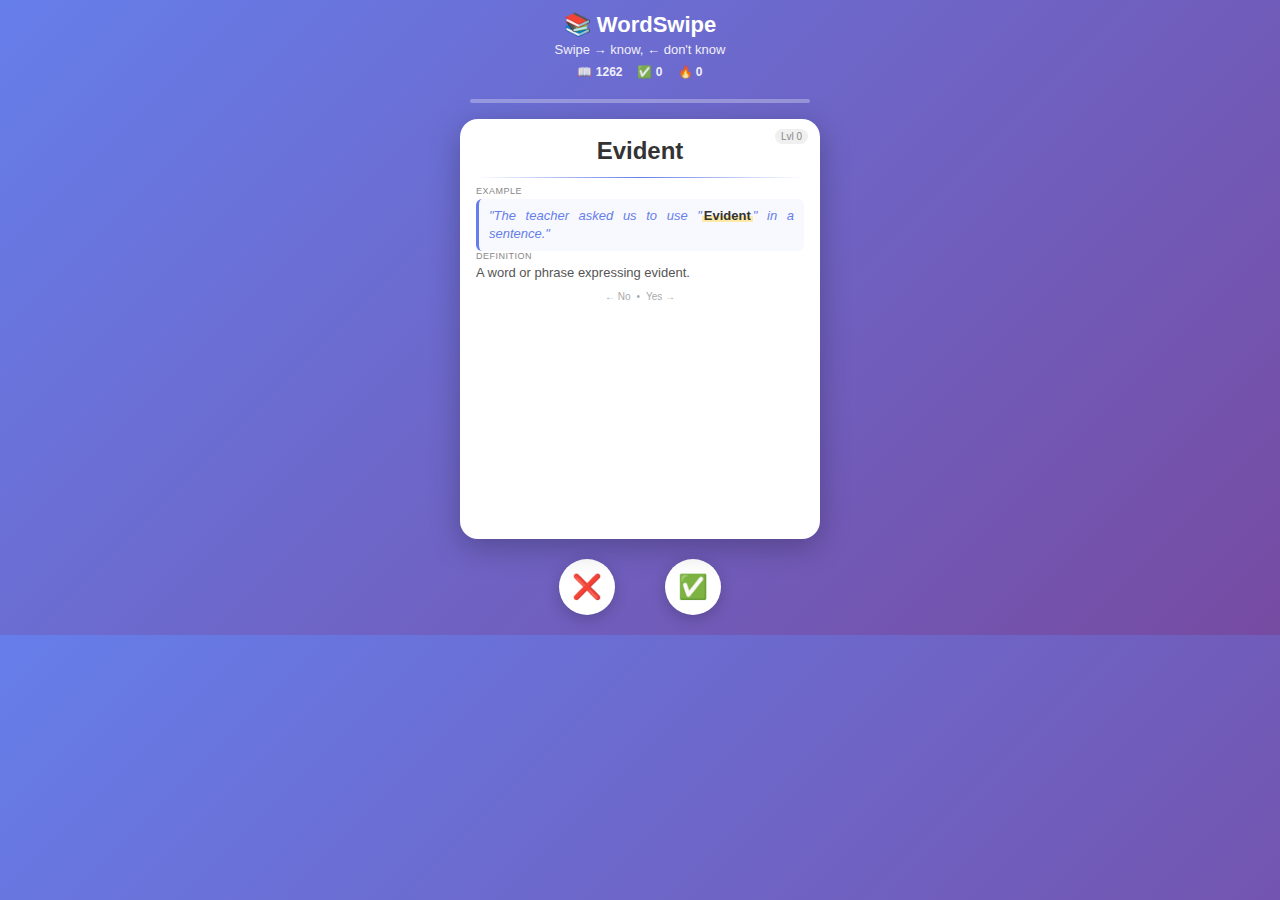
<file: flashcards.html>
<!DOCTYPE html>
<html lang="en">
<head>
    <meta charset="UTF-8">
    <meta name="viewport" content="width=device-width, initial-scale=1.0, viewport-fit=cover, user-scalable=no, maximum-scale=1.0">
<meta name="apple-mobile-web-app-capable" content="yes">
<meta name="apple-mobile-web-app-status-bar-style" content="black-translucent">
<meta name="apple-mobile-web-app-title" content="WordSwipe">
<meta name="theme-color" content="#667eea">
<link rel="apple-touch-icon" href="data:image/svg+xml,<svg xmlns='http://www.w3.org/2000/svg' viewBox='0 0 100 100'><text y='.9em' font-size='90'>📚</text></svg>">
    <title>WordSwipe - Spaced Repetition Flashcards</title>
    <style>
        * {
            margin: 0;
            padding: 0;
            box-sizing: border-box;
            -webkit-tap-highlight-color: transparent;
        }

        body {
            font-family: -apple-system, BlinkMacSystemFont, 'Segoe UI', Roboto, Oxygen, Ubuntu, sans-serif;
            background: linear-gradient(135deg, #667eea 0%, #764ba2 100%);
            min-height: 100vh;
            min-height: -webkit-fill-available;
            display: flex;
            flex-direction: column;
            align-items: center;
            overflow-x: hidden;
            padding-top: env(safe-area-inset-top);
            padding-bottom: env(safe-area-inset-bottom);
        }

        .header {
            color: white;
            padding: 12px 15px;
            text-align: center;
        }

        .header h1 {
            font-size: 22px;
            margin-bottom: 4px;
        }

        .header p {
            font-size: 13px;
            opacity: 0.9;
        }

        .stats {
            display: flex;
            justify-content: center;
            gap: 15px;
            margin-top: 8px;
            font-size: 12px;
            opacity: 0.9;
        }

        .card-container {
            position: relative;
            width: 92%;
            max-width: 360px;
            height: 420px;
            margin: 8px auto;
            perspective: 1000px;
        }

        .card {
            position: absolute;
            width: 100%;
            height: 100%;
            background: white;
            border-radius: 18px;
            box-shadow: 0 8px 30px rgba(0,0,0,0.25);
            display: flex;
            flex-direction: column;
            padding: 16px;
            transition: transform 0.25s ease, opacity 0.25s ease;
            cursor: grab;
            user-select: none;
            touch-action: none;
            overflow: hidden;
        }

        .card:active {
            cursor: grabbing;
        }

        .card.swiping-left {
            transform: translateX(-150%) rotate(-30deg);
            opacity: 0;
        }

        .card.swiping-right {
            transform: translateX(150%) rotate(30deg);
            opacity: 0;
        }

        .card-badge {
            position: absolute;
            top: 25px;
            padding: 6px 12px;
            border: 3px solid;
            border-radius: 8px;
            font-size: 16px;
            font-weight: bold;
            text-transform: uppercase;
            opacity: 0;
            transform: scale(0.8);
            transition: opacity 0.15s, transform 0.15s;
        }

        .card-badge.know {
            right: 20px;
            color: #4CAF50;
            border-color: #4CAF50;
            transform: rotate(15deg);
        }

        .card-badge.dont-know {
            left: 20px;
            color: #f44336;
            border-color: #f44336;
            transform: rotate(-15deg);
        }

        .card-badge.show {
            opacity: 1;
            transform: scale(1) rotate(var(--rotation, 0deg));
        }

        .word {
            font-size: 24px;
            font-weight: bold;
            color: #333;
            text-align: center;
            margin-bottom: 8px;
            margin-top: 2px;
            flex-shrink: 0;
        }

        .divider {
            height: 1px;
            background: linear-gradient(90deg, transparent, #667eea, transparent);
            margin: 4px 0 8px 0;
            flex-shrink: 0;
        }

        .section-title {
            font-size: 9px;
            text-transform: uppercase;
            color: #888;
            letter-spacing: 0.5px;
            margin-bottom: 3px;
            flex-shrink: 0;
        }

        .definition {
            font-size: 13px;
            color: #555;
            line-height: 1.4;
            text-align: justify;
            flex-shrink: 0;
        }

        .example {
            font-size: 13px;
            color: #667eea;
            font-style: italic;
            line-height: 1.4;
            text-align: justify;
            padding: 8px 10px;
            background: #f8f9ff;
            border-radius: 6px;
            border-left: 3px solid #667eea;
            flex-shrink: 0;
        }

        .example .highlight-word {
            font-weight: 700;
            color: #333;
            font-style: normal;
            background: linear-gradient(120deg, #ffeaa7 0%, #ffeaa7 100%);
            background-repeat: no-repeat;
            background-size: 100% 40%;
            background-position: 0 88%;
            padding: 0 2px;
        }

        .loading {
            display: flex;
            flex-direction: column;
            align-items: center;
            justify-content: center;
            flex: 1;
            color: #888;
        }

        .spinner {
            width: 36px;
            height: 36px;
            border: 3px solid #f3f3f3;
            border-top: 3px solid #667eea;
            border-radius: 50%;
            animation: spin 1s linear infinite;
            margin-bottom: 8px;
        }

        @keyframes spin {
            0% { transform: rotate(0deg); }
            100% { transform: rotate(360deg); }
        }

        .controls {
            display: flex;
            gap: 50px;
            margin-top: 12px;
            margin-bottom: calc(20px + env(safe-area-inset-bottom));
        }

        .btn {
            width: 56px;
            height: 56px;
            border-radius: 50%;
            border: none;
            cursor: pointer;
            display: flex;
            align-items: center;
            justify-content: center;
            font-size: 24px;
            transition: transform 0.15s, box-shadow 0.15s;
            box-shadow: 0 4px 15px rgba(0,0,0,0.2);
        }

        .btn:hover {
            transform: scale(1.1);
        }

        .btn:active {
            transform: scale(0.95);
        }

        .btn-dont-know {
            background: #fff;
            color: #f44336;
        }

        .btn-know {
            background: #fff;
            color: #4CAF50;
        }

        .empty-state {
            text-align: center;
            color: white;
            padding: 30px 20px;
        }

        .empty-state h2 {
            font-size: 24px;
            margin-bottom: 15px;
        }

        .empty-state p {
            font-size: 14px;
            opacity: 0.9;
            margin-bottom: 25px;
        }

        .btn-primary {
            background: white;
            color: #667eea;
            border: none;
            padding: 12px 32px;
            border-radius: 25px;
            font-size: 15px;
            font-weight: bold;
            cursor: pointer;
            transition: transform 0.2s;
        }

        .btn-primary:active {
            transform: scale(0.95);
        }

        .progress-bar {
            width: 90%;
            max-width: 340px;
            height: 4px;
            background: rgba(255,255,255,0.3);
            border-radius: 2px;
            margin: 8px auto;
            overflow: hidden;
        }

        .progress-fill {
            height: 100%;
            background: white;
            border-radius: 2px;
            transition: width 0.3s ease;
        }

        .level-indicator {
            position: absolute;
            top: 10px;
            right: 12px;
            font-size: 10px;
            color: #888;
            background: #f0f0f0;
            padding: 2px 6px;
            border-radius: 8px;
        }

        .swipe-hint {
            color: #aaa;
            font-size: 10px;
            display: flex;
            align-items: center;
            justify-content: center;
            gap: 6px;
            padding-top: 8px;
            flex-shrink: 0;
        }

        .swipe-hint span {
            display: flex;
            align-items: center;
            gap: 3px;
        }

        /* iPhone 13 Mini Optimizations (375x812) */
        @media (max-width: 380px) and (max-height: 815px) {
            .header {
                padding: 10px 12px;
            }
            
            .header h1 {
                font-size: 20px;
            }
            
            .stats {
                gap: 12px;
                font-size: 11px;
            }
            
            .card-container {
                height: 400px;
            }
            
            .card {
                padding: 14px;
                border-radius: 16px;
            }
            
            .word {
                font-size: 22px;
                margin-top: 2px;
                margin-bottom: 6px;
            }
            
            .divider {
                margin: 3px 0 6px 0;
            }
            
            .section-title {
                font-size: 8px;
                margin-bottom: 2px;
            }
            
            .example {
                font-size: 12px;
                padding: 6px 8px;
                border-left-width: 2px;
            }
            
            .definition {
                font-size: 12px;
                line-height: 1.35;
            }
            
            .content-scroll {
                gap: 8px;
            }
            
            .swipe-hint {
                font-size: 9px;
                padding-top: 6px;
            }
            
            .controls {
                gap: 45px;
                margin-top: 10px;
            }
            
            .btn {
                width: 52px;
                height: 52px;
                font-size: 22px;
            }
        }
    </style>
</head>
<body>
    <div class="header">
        <h1>📚 WordSwipe</h1>
        <p>Swipe → know, ← don't know</p>
        <div class="stats">
            <span>📖 <strong id="toReviewCount">0</strong></span>
            <span>✅ <strong id="learnedCount">0</strong></span>
            <span>🔥 <strong id="streakCount">0</strong></span>
        </div>
    </div>

    <div class="progress-bar">
        <div class="progress-fill" id="progressFill" style="width: 0%"></div>
    </div>

    <div class="card-container" id="cardContainer">
        <!-- Cards will be injected here -->
    </div>

    <div class="controls" id="controls">
        <button class="btn btn-dont-know" onclick="handleDontKnow()" title="Don't Know (Left Arrow)">
            ❌
        </button>
        <button class="btn btn-know" onclick="handleKnow()" title="Know It (Right Arrow)">
            ✅
        </button>
    </div>

    <script>
        // Word list from mywords.js
        const MYWORDS = [
            "Abide by", "Abnormal", "Abolish", "Abort", "Abrupt", "Absurd", "Abundant", "Academic",
            "Accelerate", "Accessible", "Accidental", "Accommodate", "Accomplish", "Account for",
            "Accountable", "Accumulate", "Accurate", "Accurately", "Accusation", "Accuse of",
            "Accustomed", "Achieve", "Acknowledge", "Acquainted with", "Acquire", "Act out",
            "Activate", "Adapt", "Adapt to", "Addicted to", "Adequate", "Adjust", "Admire",
            "Adopt", "Advance", "Advocate", "Affect", "Afford", "Affordable", "Afterwards",
            "Agreeable", "Alarming", "Alert", "Along with", "Alter", "Ambitious", "Amusing",
            "Ancient", "Annoyed", "Anticipate", "Antique", "Anxious", "Apparent", "Apparently",
            "Appealing", "Applaud", "Appropriately", "Approve of", "Approximate", "Approximately",
            "Arise", "Artificial", "Ascending", "Aspect", "Assault", "Assemble", "Assess",
            "Assign", "Assist", "Associate", "Assorted", "Assume", "Assure", "Astonish",
            "Astonished", "Astonishing", "At all costs", "Attach importance to", "Attached",
            "Attain", "Attempt", "Attentive", "Attribute", "Authentic", "Authorize", "Available",
            "Awareness", "Bankrupt", "Barely", "Be characterized by", "Be composed of",
            "Be engaged in", "Be found in", "Be made up of", "Be marked by", "Be seen in",
            "Be traced back to", "Become extinct", "Beneficial", "Betray", "Biased", "Bitter",
            "Bizarre", "Blame for", "Blend", "Blooming", "Blossom", "Blow up", "Blurred",
            "Bold", "Boldly", "Bond", "Boost", "Bothered", "Bottomless", "Bravely",
            "Break away from", "Break off", "Break out", "Break out of", "Breath-taking",
            "Brilliant", "Bring down", "Bring forward", "Bring in", "Bring out", "Bring over",
            "Bring up", "Bring upon", "Broaden", "Brutal", "Build in", "Bump into",
            "By definition", "By means of", "By nature", "By no means", "Candid", "Capable",
            "Casually", "Catch on", "Catch up with", "Cautious", "Centrally", "Certainty",
            "Certify", "Challenging", "Characterize", "Charge with", "Charming", "Cite",
            "Civilized", "Clashing", "Clarify", "Classify", "Collective", "Colonize",
            "Combine", "Come into being", "Come up with", "Command", "Commercial", "Commit",
            "Commonplace", "Comparable", "Compared with", "Compatible", "Competent", "Complex",
            "Complicated", "Composed of", "Concentrate", "Concerned", "Conclude", "Conclusive",
            "Conclusively", "Concrete", "Conduct", "Confident", "Confidently", "Confirm",
            "Conflict", "Confront", "Confronting", "Confuse", "Confusing", "Conscious",
            "Consciously", "Conserve", "Consider", "Considerably", "Considerate", "Considerately",
            "Consistent", "Consist of", "Construct", "Consume", "Contain", "Contemporary",
            "Continuous", "Continuously", "Contradicting", "Contradictory", "Contrary to",
            "Contribute", "Controversial", "Conventional", "Convert into", "Convey",
            "Convincing", "Convincingly", "Cooperate", "Cooperative", "Cope with", "Corrupt",
            "Countless", "Courageously", "Cowardly", "Cozy", "Creative", "Credible", "Credit",
            "Deceitful", "Deceitfully", "Deceive", "Decent", "Decently", "Deceptive",
            "Deceptively", "Decisive", "Decisively", "Decline", "Defeat", "Defectively",
            "Defence", "Defenceless", "Defiant", "Defiantly", "Deficient", "Deficiently",
            "Define", "Definite", "Degenerate", "Delude", "Delusively", "Demanding",
            "Demolish", "Demonstrate", "Densely", "Deny", "Depart", "Depend on", "Dependable",
            "Dependent on", "Depict", "Deprived of", "Derive", "Descend", "Desert", "Deserve",
            "Design", "Desire", "Desperately", "Destructive", "Detach", "Detect", "Determined",
            "Determine", "Devastate", "Devastating", "Devote", "Devoted", "Diagnose", "Dictate",
            "Differ", "Diminish", "Dire", "Discard", "Discontinued", "Discontinue", "Discover",
            "Disguise", "Dishonest", "Disintegrate", "Dismiss", "Dismantle", "Disobedient",
            "Disobediently", "Disorder", "Disparate", "Dispel", "Displace", "Display",
            "Displeased", "Disposable", "Dispose of", "Disputably", "Dispute", "Disputed",
            "Disregard", "Disrupt", "Disseminate", "Distant", "Distinct", "Distinctive",
            "Distinguish", "Distinguished", "Distorted", "Distract", "Distressed", "Distribute",
            "Distrustfully", "Diverge", "Divergent", "Diverse", "Divine", "Divorce", "Domestic",
            "Dominate", "Dominant", "Doubtful", "Doubtfully", "Drain", "Dramatic", "Dramatically",
            "Drastic", "Drastically", "Draw out", "Draw up", "Dreadful", "Dubious", "Dubiously",
            "Duplicate", "Durable", "Eager", "Economical", "Efficient", "Elaborate",
            "Elaborately", "Elastic", "Elegant", "Eligible", "Eliminate", "Embarrassing",
            "Embrace", "Emerge", "Emphasize", "Employ", "Empower", "Enable", "Encounter",
            "Encourage", "Endanger", "Enforce", "Enforced", "Engulf", "Enhance", "Enlarge",
            "Enlighten", "Enlist", "Enormous", "Enormously", "Enraged", "Ensuing", "Ensure",
            "Enthusiastic", "Entitled", "Equally", "Equipped", "Equivalent", "Equivalently",
            "Escalate", "Essential", "Essentially", "Establish", "Established", "Estimate",
            "Estrange", "Evacuate", "Evaluate", "Evenly", "Eventually", "Evident", "Evidently",
            "Evolve", "Evolve into", "Exceed", "Exceeding", "Exceedingly", "Excel",
            "Exceptional", "Exceptionally", "Exchange ideas", "Exclude", "Execute", "Exhaust",
            "Exhibit", "Existent", "Exotic", "Expand", "Expanding", "Expel", "Explicit",
            "Explore", "Expose", "Extended", "Extensive", "Extensively", "Extinguisher",
            "Extraordinary", "Extravagant", "Extreme", "Extremely", "Fabricated", "Fabulous",
            "Facilitate", "Factual", "Fade away", "Falsify", "Fanatical", "Far-reaching",
            "Fascinate", "Fascinating", "Faulty", "Favouring", "Fearsome", "Feature", "Fertile",
            "Feverish", "Firmly", "Flexible", "Flee", "Flourish", "Flourishing", "Follow up",
            "For a fraction of", "For the sake of", "Forecast", "Foresight", "Former",
            "Formerly", "Fortify", "Foster", "Found", "Fragile", "Fragment", "Frank",
            "Frustrated", "Fruitful", "Fulfill", "Fulfil", "Function", "Fundamental",
            "Fundamentally", "Gainful", "Gaze at", "Generate", "Genuine", "Gigantic",
            "Glance at", "Gleaming", "Glimpse", "Glimpse at", "Globally", "Gloomy", "Govern",
            "Gradual", "Grant", "Grasp", "Grave", "Guarantee", "Guiltless", "Habitual",
            "Hail", "Harmful", "Harsh", "Harshly", "Hastily", "Hazardous", "Heavenly",
            "Hesitantly", "Highborn", "Highlight", "Hindering", "Hint", "Horrifying",
            "Hostile", "Humble", "Humiliating", "Humorous", "Hurriedly", "Identical", "Idle",
            "Illuminate", "Illustrate", "Imaginative", "Imitation", "Immense", "Immortal",
            "Impaired", "Imperial", "Imperfectly", "Impressive", "Imprisoned", "In a nutshell",
            "In abundance", "In accord with", "In accordance with", "In advance",
            "In alignment with", "In an attempt to", "In an effort to", "In anticipation of",
            "In charge of", "In collaboration with", "In combination with", "In compliance with",
            "In conjunction with", "In contact with", "In detail", "In excess of", "In favor of",
            "In good order", "In isolation", "In line with", "In many respects", "In moderation",
            "In place of", "In possession of", "In preparation for", "In pursuit of",
            "In reality", "In recognition of", "In relation to", "In response to", "In search of",
            "In terms of", "In the context of", "In the course of", "In the face of",
            "In the name of", "In the wake of", "In touch with", "Inaccessible", "Inadequately",
            "Inadequate", "Incidental", "Incidentally", "Inclusive", "Inclusively",
            "Inconsiderate", "Inconsistently", "Incredible", "Incredibly", "Indecisive",
            "Indecisively", "Independently", "Indicate", "Indifferent", "Indifferently",
            "Individual", "Inexpensive", "Infinite", "Influential", "Informally", "Inhuman",
            "Initially", "Inject", "Innocent", "Innovative", "Insane", "Insignificant",
            "Insincere", "Insistent", "Instantly", "Institute", "Instruct", "Insufficiently",
            "Insult", "Intended", "Intensely", "Intentional", "Intentionally", "Interfere",
            "Interpret", "Invaluable", "Invade", "Inventive", "Investigate", "Involve",
            "Irrelevant", "Irreplaceable", "Irritated", "Isolate", "Isolated", "Joint",
            "Joyous", "Justifiable", "Justify", "Keen", "Label", "Largely", "Lasting",
            "Launch", "Leisurely", "Lengthy", "Liable", "Limited", "Locate", "Logical",
            "Logically", "Long for", "Long-term", "Lucid", "Magnificent", "Magnify",
            "Maintain", "Malevolent", "Manipulate", "Manufacture", "Marketable", "Mask",
            "Massive", "Matchless", "Mature", "Mental", "Merciless", "Merge", "Mighty",
            "Minor", "Mischievous", "Misleading", "Mismatched", "Moderate", "Modest",
            "Modify", "Monetary", "Mortal", "Motivate", "Mount", "Mounting", "Mutual",
            "Naive", "Needy", "Neglect", "Neglectfully", "Negligently", "Negotiate",
            "Neutral", "Noble", "Non-stop", "Notable", "Noteworthy", "Notify", "Null",
            "Object to", "Objective", "Objectively", "Obscurely", "Observe", "Obtain",
            "Occupy", "Occur", "Omit", "On behalf of", "On the basis of", "On the grounds of",
            "Oppressively", "Optimistic", "Originate", "Outline", "Outstanding", "Overcome",
            "Overlap", "Overlook", "Overpower", "Overrun", "Particularly", "Participate in",
            "Pave the way for", "Peculiarly", "Perceive", "Perplexed", "Perplexing", "Persist",
            "Persistent", "Persuade", "Persuasively", "Pessimistic", "Phase out", "Picturesque",
            "Pin down", "Plausible", "Plentiful", "Plot", "Plunge", "Ponder", "Portable",
            "Portray", "Pose", "Postpone", "Precise", "Precisely", "Predict", "Preserve",
            "Pretend", "Prevailing", "Primary", "Prior to", "Proficient", "Profitable",
            "Progress", "Prohibit", "Project", "Prolonged", "Promote", "Prompt", "Promptly",
            "Prone", "Proper", "Properly", "Propose", "Prosperous", "Provisionally",
            "Proximate", "Psychological", "Publish", "Punctual", "Purely", "Pursue", "Puzzled",
            "Questionable", "Questionably", "Quote", "Raid", "Rational", "Rationalize",
            "Rebellious", "Recollect", "Recruit", "Redundant", "Refer to", "Refine",
            "Reflect", "Reform", "Regard", "Regardless of", "Regulate", "Rehearse",
            "Reinforce", "Reject", "Relate", "Related", "Release", "Relevant", "Reliable",
            "Reluctantly", "Rely on", "Remark", "Remarkable", "Remote", "Renew", "Renovate",
            "Renowned", "Repel", "Resemble", "Reside", "Resist", "Resolve", "Respectively",
            "Rest on", "Restrain", "Restlessly", "Retain", "Retire", "Retreat", "Reverse",
            "Revise", "Revolutionize", "Rigid", "Roam", "Robust", "Root out", "Ruin",
            "Ruined", "Rule out", "Rural", "Sack", "Satirical", "Scan", "Scarcely",
            "Scatter", "Securely", "Seductive", "Seek", "Seemingly", "Seize", "Sensibly",
            "Sensitive", "Sentenced", "Sequential", "Sequentially", "Severe", "Severely",
            "Shallow", "Shameful", "Shatter", "Shed light on", "Shield", "Shift", "Shoulder",
            "Showy", "Shrinking", "Significant", "Significantly", "Signify", "Simulate",
            "Sincerely", "Single-mindedly", "Skilled", "Slight", "Slightly", "Sluggish",
            "Sluggishly", "Soaring", "Solely", "Sophisticated", "Spark", "Specifically",
            "Specify", "Spectacular", "Speculate", "Stable", "Standardize", "Stark",
            "Startled", "Steep", "Stem from", "Stern", "Stimulate", "Strenuous", "Strengthen",
            "Stress", "Striking", "Struggle", "Stubbornly", "Stunning", "Subject to",
            "Submerge", "Submit", "Subsequent", "Subsequently", "Substantial", "Substantially",
            "Substitute", "Successive", "Successively", "Sufficient", "Suitably", "Summarize",
            "Superior", "Supervise", "Supplement", "Susceptible", "Suspend", "Sustainable",
            "Sustain", "Swift", "Symbolic", "Symbolize", "Sympathetic", "Synonymous",
            "Tackle", "Tactfully", "Tangible", "Tear apart", "Tentative", "Tentatively",
            "Terminate", "Terrifying", "Thorough", "Thoroughly", "Thoughtful", "Thoughtfully",
            "Thoughtless", "Thrive", "Thriving", "To a certain degree", "To a large extent",
            "To this end", "Tolerate", "Torture", "Toughen", "Trace", "Traditional",
            "Transform", "Transmit", "Tremendous", "Trigger", "Typical", "Typically",
            "Ultimate", "Ultimately", "Unanimous", "Unanimously", "Unavoidably", "Unclearly",
            "Unconcernedly", "Under no circumstances", "Under pressure", "Undergo", "Underline",
            "Undermine", "Undertake", "Unequally", "Unevenly", "Unfavourably", "Unify",
            "Unintentionally", "Uninterestedly", "Unite", "Universal", "Universally",
            "Unmask", "Unresponsive", "Unusually", "Unwillingly", "Uphold", "Urge", "Urgent",
            "Urgently", "Utilize", "Vacant", "Vague", "Valid", "Validate", "Valuable",
            "Vanish", "Varied", "Various", "Vary", "Vast", "Verify", "Versatile", "Vibrant",
            "Vigorous", "Vigorously", "Violently", "Visible", "Visualize", "Void",
            "Voluntary", "Voluntarily", "Vulnerable", "Wander", "Warrant", "Weighty", "Wicked",
            "Widespread", "Widely", "Willingly", "With reference to", "With regard to",
            "With the exception of", "With the help of", "With the intention of", "Worldly",
            "Worsen", "Worrisome", "Yearn for", "Yield", "Abbreviate", "Abound", "Acclaimed",
            "Acute", "Adamantly", "Adhere to", "Adherent", "Administer", "Adverse",
            "Adversely", "Affluent", "Affluently", "Aggravate", "Agitated", "Akin to",
            "Allege", "Alleviate", "Allocate", "Alluring", "Ambiguous", "Amplify", "Ample",
            "Annex", "Annihilate", "Antagonistic", "Antecedent", "Apprehensive", "Apt to",
            "Arable", "Arbitrary", "Arbitrarily", "Archaic", "Arduous", "Arid", "Ascertain",
            "Aspire", "Assert", "Assertive", "Assuredly", "At odds with", "At the expense of",
            "Augment", "Austere", "Autonomous", "Autonomously", "Avert", "Avid", "Barren",
            "Belligerent", "Benign", "Bewildering", "Boundless", "Boundlessly", "By and large",
            "Cast light on", "Catastrophic", "Cease", "Celestial", "Chiefly", "Cognitive",
            "Coincide", "Come to terms with", "Commence", "Communal", "Compactly",
            "Compassionate", "Compel", "Compelling", "Complement", "Comply with", "Comprehend",
            "Comprehensive", "Comprehensively", "Comprise", "Conceal", "Concede", "Conceive",
            "Concise", "Concisely", "Concur", "Confer", "Conjunction", "Conscience",
            "Conscientiously", "Consecutive", "Consecutively", "Consent", "Constitute",
            "Convict of", "Convicted", "Copious", "Correspondingly", "Counterfeit",
            "Courteous", "Courteously", "Crave", "Culprit", "Curb", "Curtail", "Customary",
            "Cynical", "Deduce", "Deduce from", "Deem", "Deter", "Deteriorate", "Detrimental",
            "Deviate", "Devise", "Disclose", "Discriminate", "Dwell", "Embark on", "Emit",
            "Empirical", "Enact", "Encompass", "Endemic", "Endorse", "Endure", "Engender",
            "Entail", "Envisage", "Equivocal", "Erect", "Evoke", "Exemplify", "Expend",
            "Exploit", "Extraterrestrial", "Fabricate", "Halt", "Hampering", "Haphazard",
            "Hard-headed", "Harmonious", "Harmoniously", "Harness", "Hasten", "Heartening",
            "Hereditary", "Hinder", "Hypothesize", "Ignite", "Illegitimate", "Illicit",
            "Illustrious", "Imminent", "Impartial", "Impartially", "Imperative",
            "Imperatively", "Implicit", "Imply", "Impose", "Impoverished", "Improbable",
            "Inborn", "Incalculable", "Incessantly", "Incoherent", "Incompatible",
            "Indefinitely", "Indigenous", "Indignant", "Indisputable", "Indispensable",
            "Inevitable", "Inevitably", "Infeasible", "Infamous", "Infer", "Ingenious",
            "Inherent", "Inhibit", "Inhospitable", "Initiate", "Innate", "Inquire",
            "Instigate", "Instinctive", "Insubordinately", "Intact", "Intangible",
            "Intensional", "Interim", "Intervene", "Intricate", "Intrinsic", "Intuitive",
            "Invalidate", "Jubilant", "Laborious", "Lavish", "Legitimate", "Lucrative",
            "Luminous", "Lush", "Malignant", "Malleable", "Maltreat", "Mandate", "Mandatory",
            "Manifest", "Meagre", "Meagrely", "Meditative", "Meticulous", "Miscellaneous",
            "Mitigate", "Monumental", "Monumentally", "Negligible", "Notional", "Notorious",
            "Nullify", "Oblique", "Oblige", "Obligatory", "Obscure", "Obsolete", "Obstinate",
            "Obstinately", "Obstruct", "Obstructive", "Opaque", "Oppress", "Ostentatious",
            "Outmoded", "Overwhelming", "Overwhelmingly", "Paramount", "Pensively",
            "Perilous", "Perplex", "Perpetual", "Perpetually", "Phenomenally", "Plummet",
            "Precede", "Preceding", "Predate", "Predominantly", "Premeditated", "Prerequisite",
            "Presume", "Pretentious", "Prevalent", "Primal", "Primarily", "Primeval",
            "Primitive", "Principal", "Principally", "Proclaim", "Procrastinate", "Profound",
            "Profoundly", "Prolific", "Prominent", "Prosecute", "Provoke", "Radically",
            "Ratify", "Recede", "Recurrent", "Regal", "Render", "Renounce", "Repeal",
            "Resent", "Resilient", "Resolute", "Resolutely", "Retard", "Ruthless", "Scanty",
            "Sceptically", "Scornful", "Scrupulous", "Scrutinize", "Subjective", "Subtle",
            "Supplant", "Suppress", "Surpass", "Unearth", "Unparalleled", "Unravel",
            "Unrivalled", "Utterly"
        ];

        // Mistral AI API Configuration
        const MISTRAL_API_KEY = 'UyFZtjZY3r5aNe1th2qtx6IBLynCc0ai';
        const MISTRAL_API_URL = 'https://api.mistral.ai/v1/chat/completions';

        // Spaced Repetition Algorithm
        class SpacedRepetition {
            constructor() {
                this.intervals = [1, 3, 7, 14, 30, 60, 120]; // Days between reviews
                this.loadData();
            }

            loadData() {
                const saved = localStorage.getItem('wordProgress');
                this.progress = saved ? JSON.parse(saved) : {};
            }

            saveData() {
                localStorage.setItem('wordProgress', JSON.stringify(this.progress));
            }

            getWordData(word) {
                if (!this.progress[word]) {
                    this.progress[word] = {
                        level: 0, // 0 = new, 1-7 = learning levels
                        nextReview: Date.now(),
                        correctCount: 0,
                        incorrectCount: 0,
                        lastReviewed: null
                    };
                }
                return this.progress[word];
            }

            processResult(word, known) {
                const data = this.getWordData(word);
                data.lastReviewed = Date.now();

                if (known) {
                    data.correctCount++;
                    if (data.level < this.intervals.length) {
                        data.level++;
                    }
                    // Calculate next review date
                    const daysToAdd = this.intervals[Math.min(data.level - 1, this.intervals.length - 1)];
                    data.nextReview = Date.now() + (daysToAdd * 24 * 60 * 60 * 1000);
                } else {
                    data.incorrectCount++;
                    // Reset to earlier level but not completely
                    data.level = Math.max(0, data.level - 1);
                    // Review again soon (in 10 minutes)
                    data.nextReview = Date.now() + (10 * 60 * 1000);
                }

                this.saveData();
                return data;
            }

            getDueWords() {
                const now = Date.now();
                return MYWORDS.filter(word => {
                    const data = this.getWordData(word);
                    return data.nextReview <= now;
                });
            }

            getStats() {
                let learned = 0;
                let toReview = 0;
                const now = Date.now();

                MYWORDS.forEach(word => {
                    const data = this.getWordData(word);
                    if (data.level >= 4) {
                        learned++;
                    }
                    if (data.nextReview <= now) {
                        toReview++;
                    }
                });

                return { learned, toReview };
            }
        }

        // Cache for word definitions
        const wordCache = {};
        const prefetchQueue = new Set();

        // Fetch word data from Mistral AI
        async function fetchWordData(word) {
            if (wordCache[word]) {
                return wordCache[word];
            }

            // Mark as being fetched to prevent duplicate requests
            if (prefetchQueue.has(word)) {
                // Wait for the existing request to complete
                while (!wordCache[word]) {
                    await new Promise(r => setTimeout(r, 50));
                }
                return wordCache[word];
            }

            prefetchQueue.add(word);

            try {
                const response = await fetch(MISTRAL_API_URL, {
                    method: 'POST',
                    headers: {
                        'Content-Type': 'application/json',
                        'Authorization': `Bearer ${MISTRAL_API_KEY}`
                    },
                    body: JSON.stringify({
                        model: 'mistral-large-latest',
                        messages: [
                            {
                                role: 'system',
                                content: 'You are a helpful English vocabulary tutor. Provide clear, concise definitions and natural example sentences. Respond ONLY in JSON format.'
                            },
                            {
                                role: 'user',
                                content: `Provide a BRIEF academic definition (1 concise sentence, max 20 words) and a short academic example sentence (max 25 words) that USES "${word}". Be concise. Format as JSON: {"definition": "...", "example": "..."}`
                            }
                        ],
                        temperature: 0.3,
                        max_tokens: 200
                    })
                });

                if (!response.ok) {
                    throw new Error('API request failed');
                }

                const data = await response.json();
                const content = data.choices[0].message.content;
                
                // Extract JSON from response
                let jsonMatch = content.match(/\{[^}]+\}/);
                if (jsonMatch) {
                    const result = JSON.parse(jsonMatch[0]);
                    wordCache[word] = result;
                    return result;
                }
            } catch (error) {
                console.error('Error fetching word data:', error);
            } finally {
                prefetchQueue.delete(word);
            }

            // Fallback data
            const fallback = {
                definition: `A word or phrase expressing ${word.toLowerCase()}.`,
                example: `The teacher asked us to use "${word}" in a sentence.`
            };
            wordCache[word] = fallback;
            return fallback;
        }

        // Prefetch next N cards in the background
        function prefetchUpcomingCards() {
            const prefetchCount = 3; // Prefetch next 3 cards
            for (let i = 1; i <= prefetchCount; i++) {
                const nextIndex = currentIndex + i;
                if (nextIndex < currentCards.length) {
                    const nextWord = currentCards[nextIndex];
                    if (!wordCache[nextWord] && !prefetchQueue.has(nextWord)) {
                        // Fetch in background without awaiting
                        fetchWordData(nextWord).catch(() => {});
                    }
                }
            }
        }

        // App State
        const sr = new SpacedRepetition();
        let currentCards = [];
        let currentIndex = 0;
        let streak = 0;
        let isProcessing = false;

        // Initialize
        async function init() {
            updateStats();
            await loadCards();
        }

        function updateStats() {
            const stats = sr.getStats();
            document.getElementById('toReviewCount').textContent = stats.toReview;
            document.getElementById('learnedCount').textContent = stats.learned;
            document.getElementById('streakCount').textContent = streak;
            
            const progress = ((MYWORDS.length - stats.toReview) / MYWORDS.length) * 100;
            document.getElementById('progressFill').style.width = `${progress}%`;
        }

        async function loadCards() {
            const dueWords = sr.getDueWords();
            
            if (dueWords.length === 0) {
                showEmptyState();
                return;
            }

            // Shuffle and take up to 20 cards per session
            const sessionWords = dueWords
                .sort(() => Math.random() - 0.5)
                .slice(0, 20);

            currentCards = sessionWords;
            currentIndex = 0;

            // Pre-fetch first few cards
            for (let i = 0; i < Math.min(3, sessionWords.length); i++) {
                fetchWordData(sessionWords[i]);
            }

            await renderCard();
            
            // Start prefetching upcoming cards immediately
            prefetchUpcomingCards();
        }

        async function renderCard() {
            const container = document.getElementById('cardContainer');
            
            if (currentIndex >= currentCards.length) {
                showSessionComplete();
                return;
            }

            const word = currentCards[currentIndex];
            const wordData = sr.getWordData(word);
            
            container.innerHTML = `
                <div class="card" id="currentCard">
                    <div class="level-indicator">Lvl ${wordData.level}</div>
                    <div class="card-badge dont-know" id="badgeDontKnow">NO</div>
                    <div class="card-badge know" id="badgeKnow">YES</div>
                    <div class="word">${word}</div>
                    <div class="divider"></div>
                    <div class="loading">
                        <div class="spinner"></div>
                        <p>Loading...</p>
                    </div>
                </div>
            `;

            // Enable swipe on the card
            enableSwipe();

            // Fetch and display word data
            const data = await fetchWordData(word);
            
            // Highlight the word in the example
            const highlightedExample = highlightWordInExample(data.example, word);
            
            const card = document.getElementById('currentCard');
            if (card) {
                card.innerHTML = `
                    <div class="level-indicator">Lvl ${wordData.level}</div>
                    <div class="card-badge dont-know" id="badgeDontKnow">NO</div>
                    <div class="card-badge know" id="badgeKnow">YES</div>
                    <div class="word">${word}</div>
                    <div class="divider"></div>
                    <div class="content-scroll">
                        <div>
                            <div class="section-title">Example</div>
                            <div class="example">"${highlightedExample}"</div>
                        </div>
                        <div>
                            <div class="section-title">Definition</div>
                            <div class="definition">${data.definition}</div>
                        </div>
                    </div>
                    <div class="swipe-hint">
                        <span>← No</span>
                        <span>•</span>
                        <span>Yes →</span>
                    </div>
                `;
            }

            // Pre-fetch upcoming cards
            prefetchUpcomingCards();
        }

        function enableSwipe() {
            const card = document.getElementById('currentCard');
            if (!card) return;

            let startX = 0;
            let currentX = 0;
            let isDragging = false;

            const startDrag = (e) => {
                if (isProcessing) return;
                isDragging = true;
                startX = e.type.includes('mouse') ? e.clientX : e.touches[0].clientX;
                card.style.transition = 'none';
            };

            const drag = (e) => {
                if (!isDragging || isProcessing) return;
                
                const touch = e.type.includes('mouse') ? e : e.touches[0];
                currentX = touch.clientX;
                const deltaX = currentX - startX;
                const rotation = deltaX * 0.04;
                
                card.style.transform = `translateX(${deltaX}px) rotate(${rotation}deg)`;

                // Show badge based on swipe direction
                const badgeKnow = document.getElementById('badgeKnow');
                const badgeDontKnow = document.getElementById('badgeDontKnow');
                
                if (deltaX > 40) {
                    badgeKnow.classList.add('show');
                    badgeDontKnow.classList.remove('show');
                } else if (deltaX < -40) {
                    badgeDontKnow.classList.add('show');
                    badgeKnow.classList.remove('show');
                } else {
                    badgeKnow.classList.remove('show');
                    badgeDontKnow.classList.remove('show');
                }
            };

            const endDrag = () => {
                if (!isDragging || isProcessing) return;
                isDragging = false;
                
                const deltaX = currentX - startX;
                card.style.transition = 'transform 0.25s ease';

                if (deltaX > 80) {
                    card.classList.add('swiping-right');
                    setTimeout(() => handleKnow(), 250);
                } else if (deltaX < -80) {
                    card.classList.add('swiping-left');
                    setTimeout(() => handleDontKnow(), 250);
                } else {
                    card.style.transform = '';
                    document.getElementById('badgeKnow')?.classList.remove('show');
                    document.getElementById('badgeDontKnow')?.classList.remove('show');
                }
            };

            // Touch events - optimized for iPhone
            card.addEventListener('touchstart', startDrag, { passive: true });
            card.addEventListener('touchmove', drag, { passive: true });
            card.addEventListener('touchend', endDrag);
            card.addEventListener('touchcancel', endDrag);

            // Mouse events
            card.addEventListener('mousedown', startDrag);
            card.addEventListener('mousemove', drag);
            card.addEventListener('mouseup', endDrag);
            card.addEventListener('mouseleave', () => {
                if (isDragging) endDrag();
            });
        }

        function handleKnow() {
            if (isProcessing) return;
            isProcessing = true;

            const word = currentCards[currentIndex];
            sr.processResult(word, true);
            streak++;
            
            const card = document.getElementById('currentCard');
            if (card) {
                card.classList.add('swiping-right');
            }

            setTimeout(() => {
                currentIndex++;
                updateStats();
                renderCard();
                isProcessing = false;
            }, 300);
        }

        function handleDontKnow() {
            if (isProcessing) return;
            isProcessing = true;

            const word = currentCards[currentIndex];
            sr.processResult(word, false);
            streak = 0;
            
            const card = document.getElementById('currentCard');
            if (card) {
                card.classList.add('swiping-left');
            }

            setTimeout(() => {
                currentIndex++;
                updateStats();
                renderCard();
                isProcessing = false;
            }, 300);
        }

        function showEmptyState() {
            const container = document.getElementById('cardContainer');
            container.innerHTML = `
                <div class="empty-state">
                    <h2>🎉 All Caught Up!</h2>
                    <p>You have no words due for review right now.</p>
                    <p>Come back later for more practice!</p>
                    <button class="btn-primary" onclick="resetProgress()">Start Fresh</button>
                </div>
            `;
            document.getElementById('controls').style.display = 'none';
        }

        function showSessionComplete() {
            const container = document.getElementById('cardContainer');
            const stats = sr.getStats();
            container.innerHTML = `
                <div class="empty-state">
                    <h2>🎯 Session Complete!</h2>
                    <p>You reviewed ${currentCards.length} words.</p>
                    <p>Words learned: ${stats.learned} / ${MYWORDS.length}</p>
                    <button class="btn-primary" onclick="loadCards()">Continue Learning</button>
                </div>
            `;
            document.getElementById('controls').style.display = 'none';
        }

        function resetProgress() {
            if (confirm('Reset all progress? This cannot be undone.')) {
                localStorage.removeItem('wordProgress');
                location.reload();
            }
        }

        // Keyboard shortcuts
        document.addEventListener('keydown', (e) => {
            if (e.key === 'ArrowRight') {
                handleKnow();
            } else if (e.key === 'ArrowLeft') {
                handleDontKnow();
            }
        });

        // Highlight word in example sentence (case-insensitive, preserves original casing)
        function highlightWordInExample(example, word) {
            if (!example || !word) return example;
            
            // Escape special regex characters in the word
            const escapedWord = word.replace(/[.*+?^${}()|[\]\\]/g, '\\$&');
            
            // Create regex that matches the word with word boundaries, case-insensitive
            const regex = new RegExp(`\\b(${escapedWord})\\b`, 'gi');
            
            // Replace with highlighted version (preserving original case)
            return example.replace(regex, '<span class="highlight-word">$1</span>');
        }

        // iOS-specific optimizations
        document.addEventListener('gesturestart', (e) => e.preventDefault());
        document.addEventListener('gesturechange', (e) => e.preventDefault());
        document.addEventListener('gestureend', (e) => e.preventDefault());
        
        // Prevent double-tap zoom
        let lastTouchEnd = 0;
        document.addEventListener('touchend', (e) => {
            const now = Date.now();
            if (now - lastTouchEnd <= 300) {
                e.preventDefault();
            }
            lastTouchEnd = now;
        }, { passive: false });

        // Start the app
        init();
    </script>
</body>
</html>
</file>
